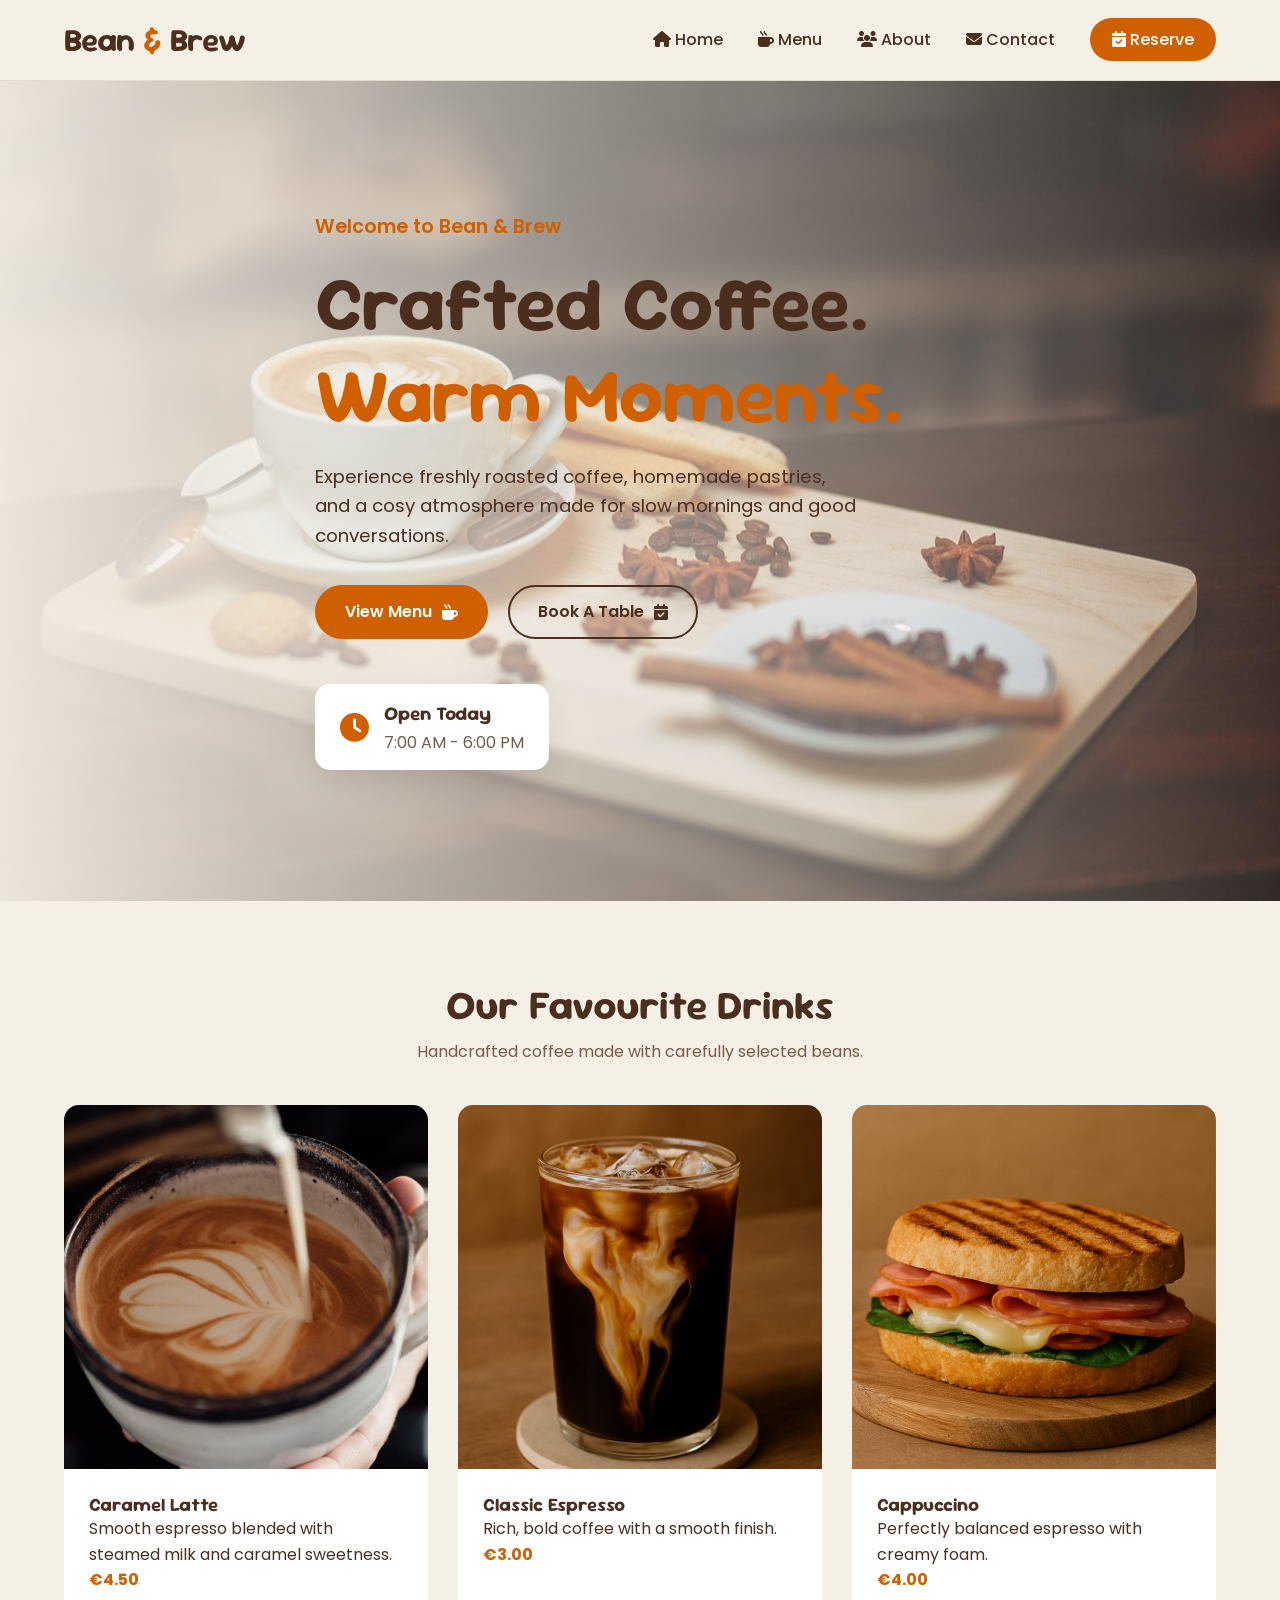
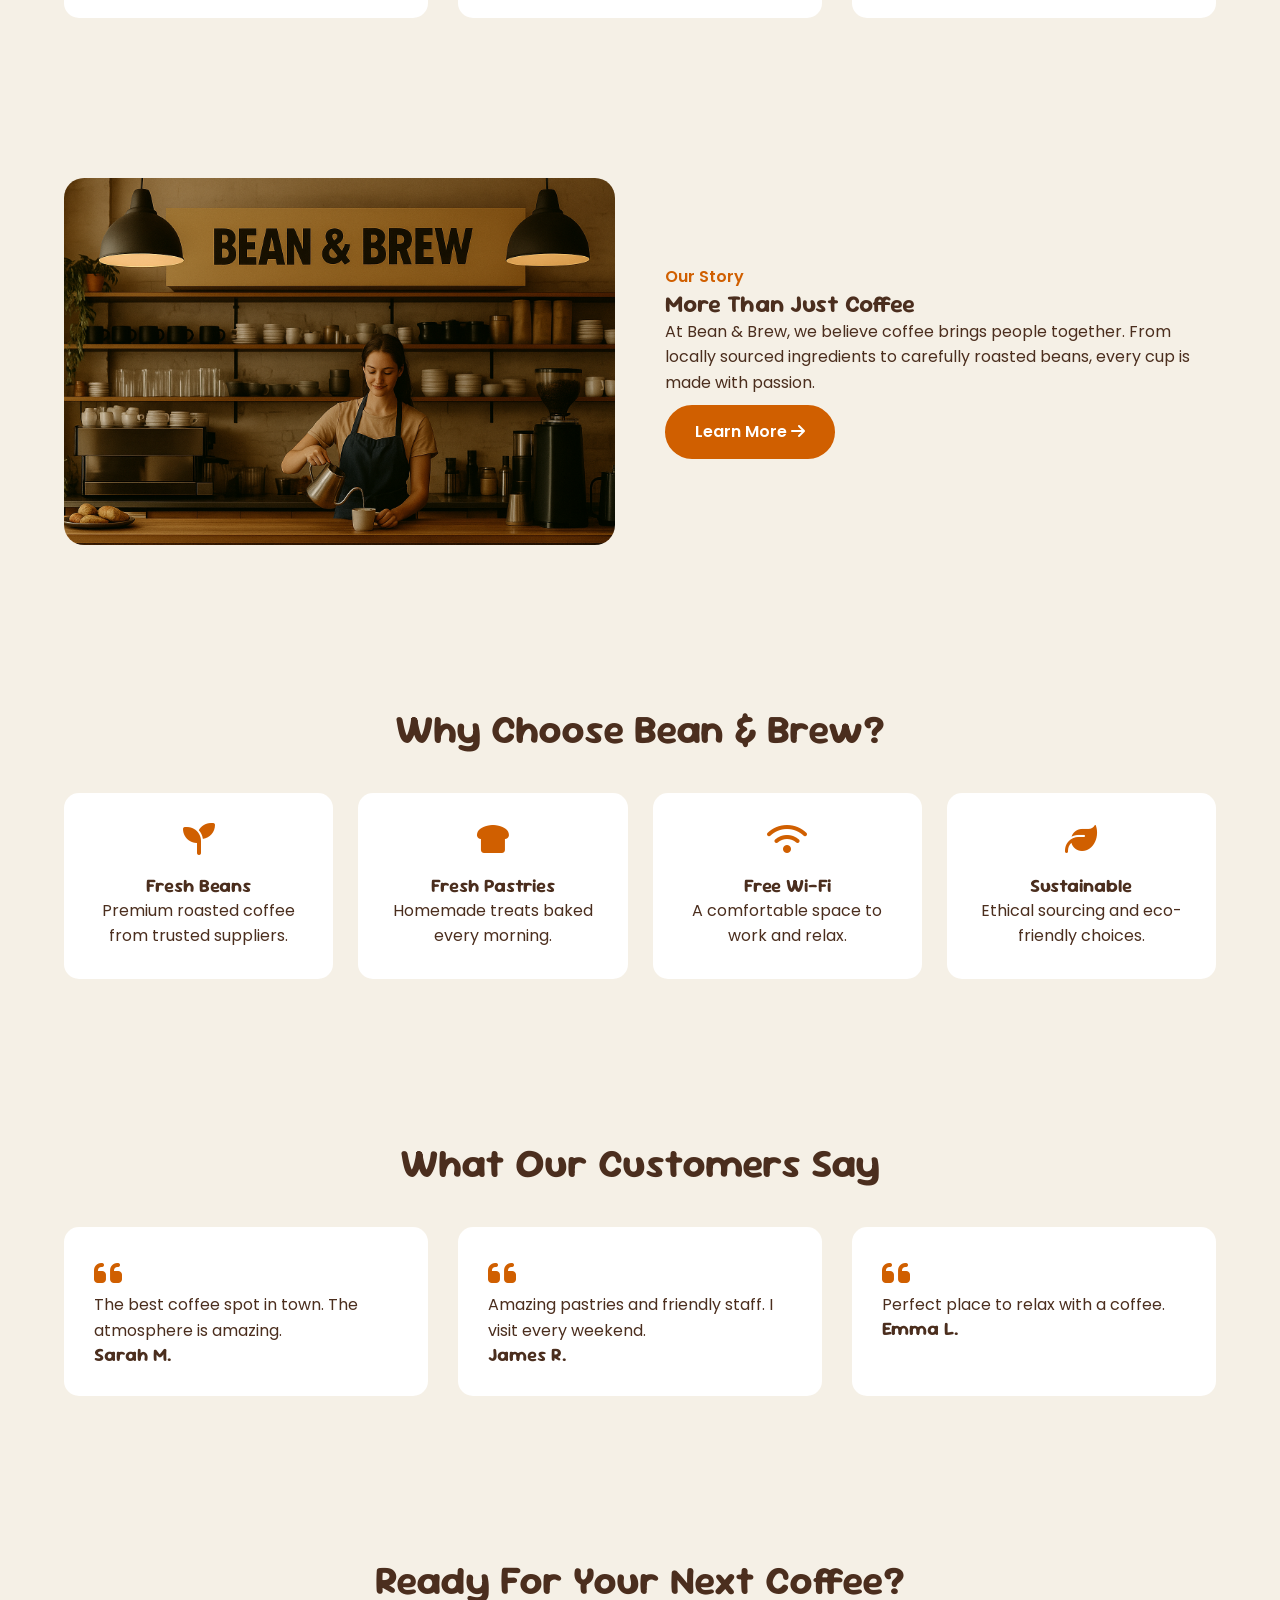
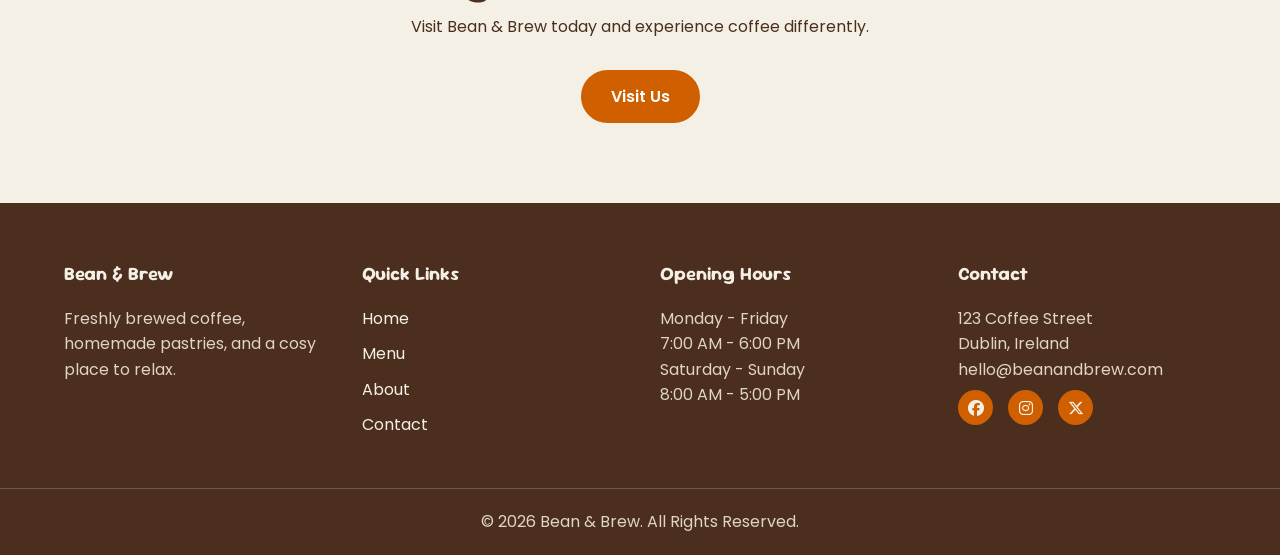
<file: index.html>
<!doctype html>
<html lang="en">
  <head>
    <meta charset="UTF-8" />
    <meta name="viewport" content="width=device-width, initial-scale=1.0" />
    <link rel="preconnect" href="https://fonts.googleapis.com" />
    <link rel="preconnect" href="https://fonts.gstatic.com" crossorigin />
    <link
      href="https://fonts.googleapis.com/css2?family=Poppins:ital,wght@0,100;0,200;0,300;0,400;0,500;0,600;0,700;0,800;0,900;1,100;1,200;1,300;1,400;1,500;1,600;1,700;1,800;1,900&family=Sour+Gummy:ital,wght@0,100..900;1,100..900&display=swap"
      rel="stylesheet"
    />
    <link
      rel="stylesheet"
      href="https://cdnjs.cloudflare.com/ajax/libs/font-awesome/6.5.1/css/all.min.css"
    />
    <link rel="stylesheet" href="body.css" />
    <link rel="stylesheet" href="CSS/navbar.css" />
    <link rel="stylesheet" href="CSS/hero.css" />
    <link rel="stylesheet" href="home.css" />
    <title>Bean & Brew</title>
  </head>
  <body>
    <header class="navbar">
      <div class="nav-container">
        <a href="index.html" class="logo"> Bean <span>&</span> Brew </a>

        <nav>
          <ul class="nav-links">
            <li>
              <a href="index.html">
                <i class="fa-solid fa-house"></i>
                Home
              </a>
            </li>

            <li>
              <a href="menu/">
                <i class="fa-solid fa-mug-hot"></i>
                Menu
              </a>
            </li>

            <li>
              <a href="about/">
                <i class="fa-solid fa-users"></i>
                About
              </a>
            </li>

            <li>
              <a href="contact/">
                <i class="fa-solid fa-envelope"></i>
                Contact
              </a>
            </li>

            <li>
              <a href="contact/" class="nav-btn">
                <i class="fa-solid fa-calendar-check"></i>
                Reserve
              </a>
            </li>
          </ul>
        </nav>

        <button class="menu-toggle" aria-label="Open Menu">
          <span></span>
          <span></span>
          <span></span>
        </button>
      </div>
    </header>

    <section class="hero">
      <div class="hero-overlay"></div>

      <div class="hero-content container">
        <p class="hero-subtitle">Welcome to Bean & Brew</p>

        <h1>
          Crafted Coffee.
          <span>Warm Moments.</span>
        </h1>

        <p class="hero-text">
          Experience freshly roasted coffee, homemade pastries, and a cosy
          atmosphere made for slow mornings and good conversations.
        </p>

        <div class="hero-buttons">
          <a href="menu/index.html" class="btn">
            View Menu
            <i class="fa-solid fa-mug-hot"></i>
          </a>

          <a href="contact/index.html" class="btn-outline">
            Book A Table
            <i class="fa-solid fa-calendar-check"></i>
          </a>
        </div>

        <div class="opening-card">
          <i class="fa-solid fa-clock"></i>

          <div>
            <strong>Open Today</strong>
            <p>7:00 AM - 6:00 PM</p>
          </div>
        </div>
      </div>
    </section>

    <!-- FEATURED DRINKS -->

    <section class="featured">
      <div class="container">
        <div class="section-title">
          <h2>Our Favourite Drinks</h2>
          <p>Handcrafted coffee made with carefully selected beans.</p>
        </div>

        <div class="drink-grid">
          <article class="drink-card">
            <img src="images/latte.jpg" alt="Caramel Latte" />

            <div class="drink-content">
              <h3>Caramel Latte</h3>

              <p>
                Smooth espresso blended with steamed milk and caramel sweetness.
              </p>

              <span>€4.50</span>
            </div>
          </article>

          <article class="drink-card">
            <img src="images/bliss.png" alt="Espresso" />

            <div class="drink-content">
              <h3>Classic Espresso</h3>

              <p>Rich, bold coffee with a smooth finish.</p>

              <span>€3.00</span>
            </div>
          </article>

          <article class="drink-card">
            <img src="images/panini.png" alt="Cappuccino" />

            <div class="drink-content">
              <h3>Cappuccino</h3>

              <p>Perfectly balanced espresso with creamy foam.</p>

              <span>€4.00</span>
            </div>
          </article>
        </div>
      </div>
    </section>

    <!-- ABOUT PREVIEW -->

    <section class="about-preview">
      <div class="container about-grid">
        <div class="about-image">
          <img src="images/inside.png" alt="Bean and Brew Cafe" />
        </div>

        <div class="about-content">
          <p class="section-tag">Our Story</p>

          <h2>More Than Just Coffee</h2>

          <p style="margin-bottom: 10px;">
            At Bean & Brew, we believe coffee brings people together. From
            locally sourced ingredients to carefully roasted beans, every cup is
            made with passion.
          </p>

          <a href="about/index.html" class="btn">
            Learn More
            <i class="fa-solid fa-arrow-right"></i>
          </a>
        </div>
      </div>
    </section>

    <!-- WHY CHOOSE US -->

    <section class="features">
      <div class="container">
        <div class="section-title">
          <h2>Why Choose Bean & Brew?</h2>
        </div>

        <div class="feature-grid">
          <div class="feature-card">
            <i class="fa-solid fa-seedling"></i>

            <h3>Fresh Beans</h3>

            <p>Premium roasted coffee from trusted suppliers.</p>
          </div>

          <div class="feature-card">
            <i class="fa-solid fa-bread-slice"></i>

            <h3>Fresh Pastries</h3>

            <p>Homemade treats baked every morning.</p>
          </div>

          <div class="feature-card">
            <i class="fa-solid fa-wifi"></i>

            <h3>Free Wi-Fi</h3>

            <p>A comfortable space to work and relax.</p>
          </div>

          <div class="feature-card">
            <i class="fa-solid fa-leaf"></i>

            <h3>Sustainable</h3>

            <p>Ethical sourcing and eco-friendly choices.</p>
          </div>
        </div>
      </div>
    </section>

    <!-- REVIEWS -->

    <section class="reviews">
      <div class="container">
        <div class="section-title">
          <h2>What Our Customers Say</h2>
        </div>

        <div class="review-grid">
          <div class="review-card">
            <i class="fa-solid fa-quote-left"></i>

            <p>The best coffee spot in town. The atmosphere is amazing.</p>

            <h3>Sarah M.</h3>
          </div>

          <div class="review-card">
            <i class="fa-solid fa-quote-left"></i>

            <p>Amazing pastries and friendly staff. I visit every weekend.</p>

            <h3>James R.</h3>
          </div>

          <div class="review-card">
            <i class="fa-solid fa-quote-left"></i>

            <p>Perfect place to relax with a coffee.</p>

            <h3>Emma L.</h3>
          </div>
        </div>
      </div>
    </section>

    <!-- CTA -->

    <section class="home-cta">
      <div class="container">
        <div class="section-title">
          <h2>Ready For Your Next Coffee?</h2>
        </div>

        <p>Visit Bean & Brew today and experience coffee differently.</p>

        <a href="contact/index.html" class="btn"> Visit Us </a>
      </div>
    </section>

    <footer class="footer">
      <div class="footer-container">
        <div>
          <h3>Bean & Brew</h3>

          <p>
            Freshly brewed coffee, homemade pastries, and a cosy place to relax.
          </p>
        </div>

        <div>
          <h3>Quick Links</h3>

          <ul class="footer-links">
            <li>
              <a href="">Home</a>
            </li>

            <li>
              <a href="menu/">Menu</a>
            </li>

            <li>
              <a href="about/">About</a>
            </li>

            <li>
              <a href="contact/">Contact</a>
            </li>
          </ul>
        </div>

        <div>
          <h3>Opening Hours</h3>

          <p>
            Monday - Friday<br />
            7:00 AM - 6:00 PM
          </p>

          <p>
            Saturday - Sunday<br />
            8:00 AM - 5:00 PM
          </p>
        </div>

        <div>
          <h3>Contact</h3>

          <p>
            123 Coffee Street<br />
            Dublin, Ireland
          </p>

          <p>hello@beanandbrew.com</p>

          <div class="social-links">
            <i class="fa-brands fa-facebook"></i>
            <i class="fa-brands fa-instagram"></i>
            <i class="fa-brands fa-x-twitter"></i>
          </div>
        </div>
      </div>

      <div class="footer-bottom">
        <p>© 2026 Bean & Brew. All Rights Reserved.</p>
      </div>
    </footer>
    <script src="script.js"></script>
  </body>
</html>
</file>
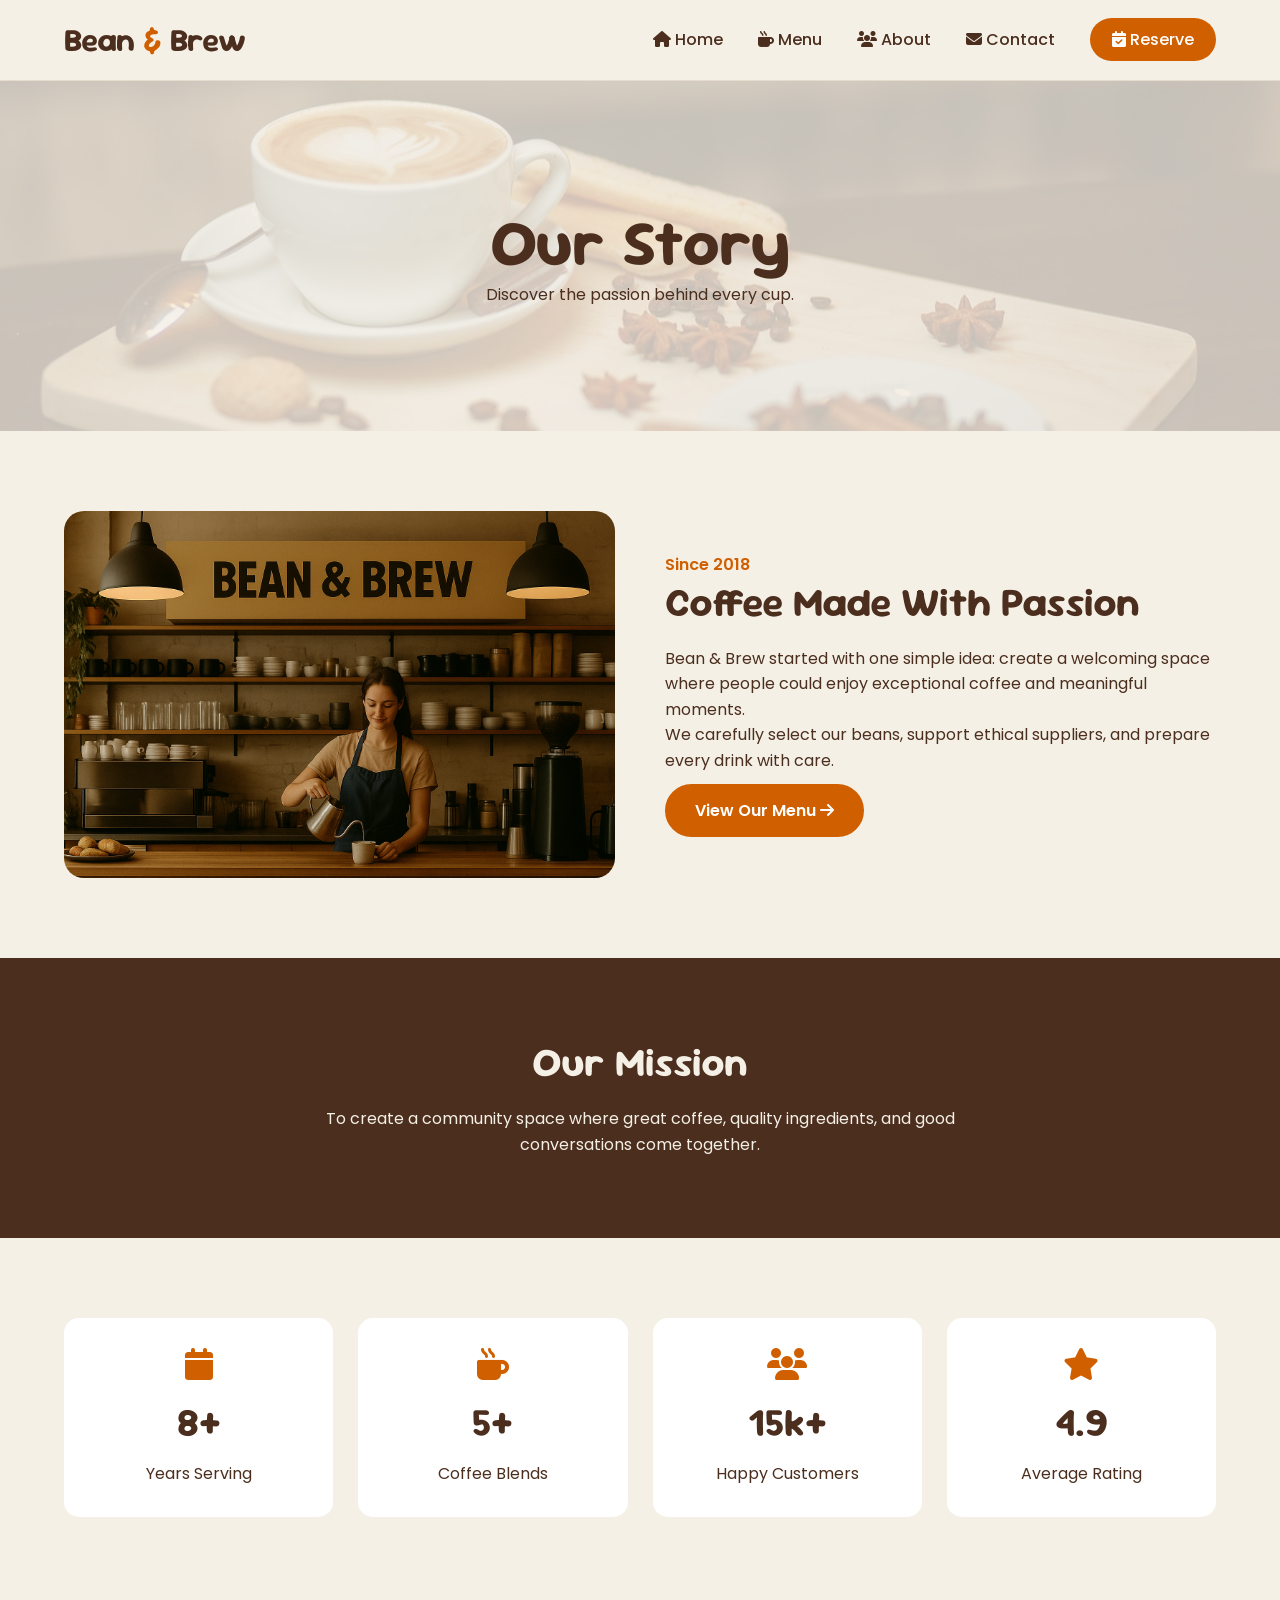
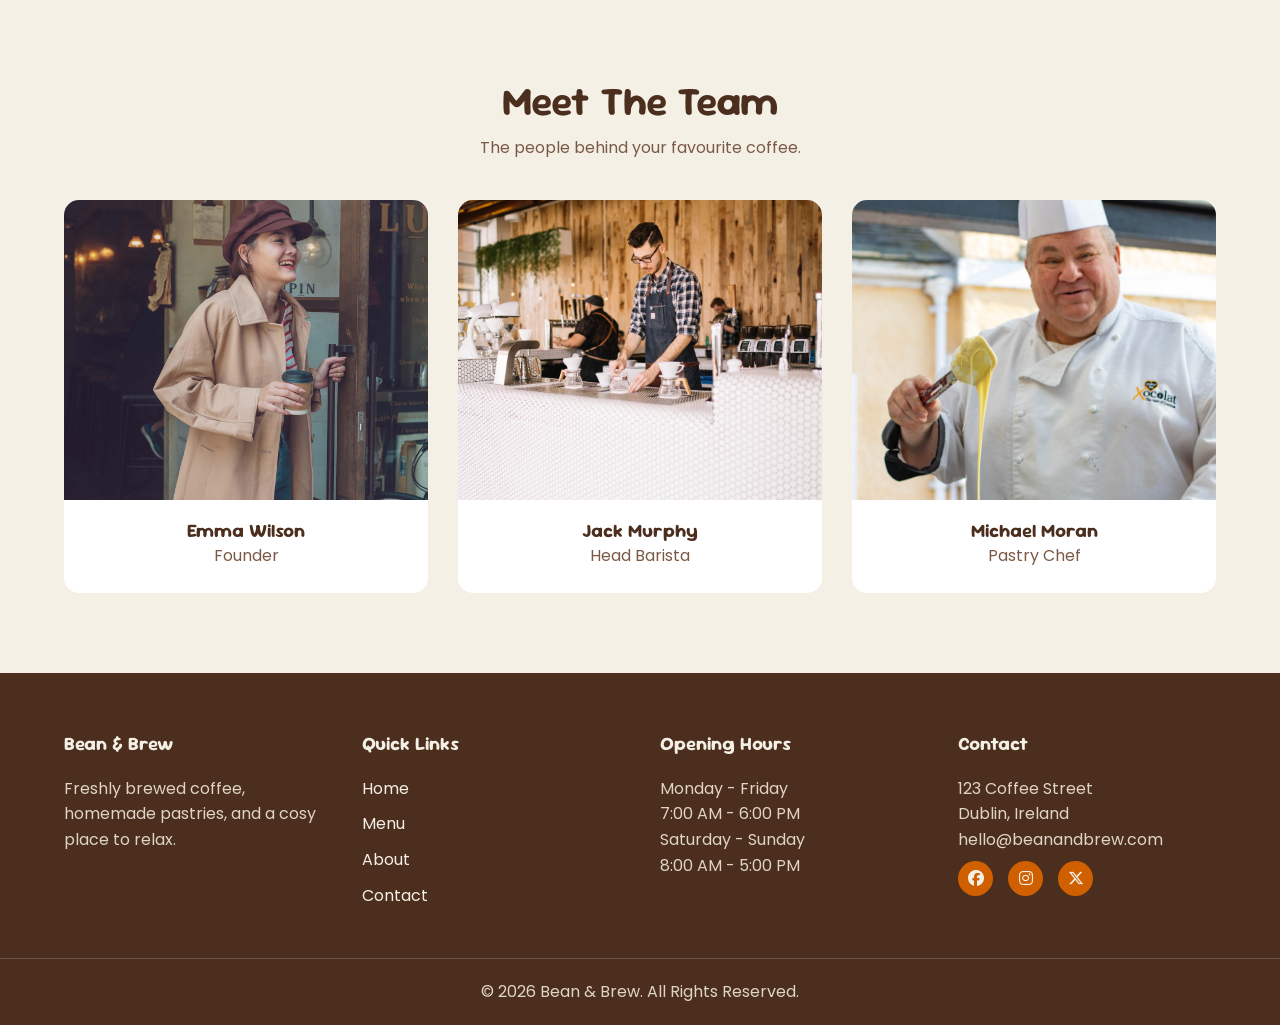
<file: about/index.html>
<!doctype html>
<html lang="en">
  <head>
    <meta charset="UTF-8" />
    <meta name="viewport" content="width=device-width, initial-scale=1.0" />
    <link rel="preconnect" href="https://fonts.googleapis.com" />
    <link rel="preconnect" href="https://fonts.gstatic.com" crossorigin />
    <link
      href="https://fonts.googleapis.com/css2?family=Poppins:ital,wght@0,100;0,200;0,300;0,400;0,500;0,600;0,700;0,800;0,900;1,100;1,200;1,300;1,400;1,500;1,600;1,700;1,800;1,900&family=Sour+Gummy:ital,wght@0,100..900;1,100..900&display=swap"
      rel="stylesheet"
    />
    <link
      rel="stylesheet"
      href="https://cdnjs.cloudflare.com/ajax/libs/font-awesome/6.5.1/css/all.min.css"
    />
    <link rel="stylesheet" href="../body.css" />
    <link rel="stylesheet" href="../CSS/navbar.css" />
    <link rel="stylesheet" href="about.css" />
    <title>Bean & Brew</title>
  </head>
  <body>
    <header class="navbar">
      <div class="nav-container">
        <a href="index.html" class="logo"> Bean <span>&</span> Brew </a>

        <nav>
          <ul class="nav-links">
            <li>
              <a href="../">
                <i class="fa-solid fa-house"></i>
                Home
              </a>
            </li>

            <li>
              <a href="../menu/">
                <i class="fa-solid fa-mug-hot"></i>
                Menu
              </a>
            </li>

            <li>
              <a href="">
                <i class="fa-solid fa-users"></i>
                About
              </a>
            </li>

            <li>
              <a href="../contact/">
                <i class="fa-solid fa-envelope"></i>
                Contact
              </a>
            </li>

            <li>
              <a href="../contact/" class="nav-btn">
                <i class="fa-solid fa-calendar-check"></i>
                Reserve
              </a>
            </li>
          </ul>
        </nav>

        <button class="menu-toggle" aria-label="Open Menu">
          <span></span>
          <span></span>
          <span></span>
        </button>
      </div>
    </header>

    <!-- ABOUT HERO -->

    <section class="about-hero">
      <div class="container">
        <h1>Our Story</h1>

        <p>Discover the passion behind every cup.</p>
      </div>
    </section>

    <!-- STORY SECTION -->

    <section class="story">
      <div class="container story-grid">
        <div class="story-image">
          <img src="../images/inside.png" alt="Bean and Brew cafe interior" />
        </div>

        <div class="story-content">
          <p class="section-tag">Since 2018</p>

          <h2>Coffee Made With Passion</h2>

          <p>
            Bean & Brew started with one simple idea: create a welcoming space
            where people could enjoy exceptional coffee and meaningful moments.
          </p>

          <p style="margin-bottom: 10px">
            We carefully select our beans, support ethical suppliers, and
            prepare every drink with care.
          </p>

          <a href="../menu/" class="btn">
            View Our Menu
            <i class="fa-solid fa-arrow-right"></i>
          </a>
        </div>
      </div>
    </section>

    <!-- MISSION -->

    <section class="mission">
      <div class="container">
        <h2>Our Mission</h2>

        <p>
          To create a community space where great coffee, quality ingredients,
          and good conversations come together.
        </p>
      </div>
    </section>

    <!-- STATS -->

    <section class="stats">
      <div class="container stats-grid">
        <div class="stat-card">
          <i class="fa-solid fa-calendar"></i>

          <h3>8+</h3>

          <p>Years Serving</p>
        </div>

        <div class="stat-card">
          <i class="fa-solid fa-mug-hot"></i>

          <h3>5+</h3>

          <p>Coffee Blends</p>
        </div>

        <div class="stat-card">
          <i class="fa-solid fa-users"></i>

          <h3>15k+</h3>

          <p>Happy Customers</p>
        </div>

        <div class="stat-card">
          <i class="fa-solid fa-star"></i>

          <h3>4.9</h3>

          <p>Average Rating</p>
        </div>
      </div>
    </section>

    <!-- TEAM -->

    <section class="team">
      <div class="container">
        <div class="section-title">
          <h2>Meet The Team</h2>

          <p>The people behind your favourite coffee.</p>
        </div>

        <div class="team-grid">
          <div class="team-card">
            <img src="../images/founder.jpg" alt="Owner" />

            <h3>Emma Wilson</h3>

            <p>Founder</p>
          </div>

          <div class="team-card">
            <img src="../images/barista.jpg" alt="Barista" />

            <h3>Jack Murphy</h3>

            <p>Head Barista</p>
          </div>

          <div class="team-card">
            <img src="../images/chef.jpg" alt="Chef" />

            <h3>Michael Moran</h3>

            <p>Pastry Chef</p>
          </div>
        </div>
      </div>
    </section>

    <footer class="footer">
      <div class="footer-container">
        <div>
          <h3>Bean & Brew</h3>

          <p>
            Freshly brewed coffee, homemade pastries, and a cosy place to relax.
          </p>
        </div>

        <div>
          <h3>Quick Links</h3>

          <ul class="footer-links">
            <li>
              <a href="index.html">Home</a>
            </li>

            <li>
              <a href="../menu/index.html">Menu</a>
            </li>

            <li>
              <a href="../about/index.html">About</a>
            </li>

            <li>
              <a href="../contact/index.html">Contact</a>
            </li>
          </ul>
        </div>

        <div>
          <h3>Opening Hours</h3>

          <p>
            Monday - Friday<br />
            7:00 AM - 6:00 PM
          </p>

          <p>
            Saturday - Sunday<br />
            8:00 AM - 5:00 PM
          </p>
        </div>

        <div>
          <h3>Contact</h3>

          <p>
            123 Coffee Street<br />
            Dublin, Ireland
          </p>

          <p>hello@beanandbrew.com</p>

          <div class="social-links">
            <i class="fa-brands fa-facebook"></i>
            <i class="fa-brands fa-instagram"></i>
            <i class="fa-brands fa-x-twitter"></i>
          </div>
        </div>
      </div>

      <div class="footer-bottom">
        <p>© 2026 Bean & Brew. All Rights Reserved.</p>
      </div>
    </footer>
    <script src="../script.js"></script>
  </body>
</html>
</file>
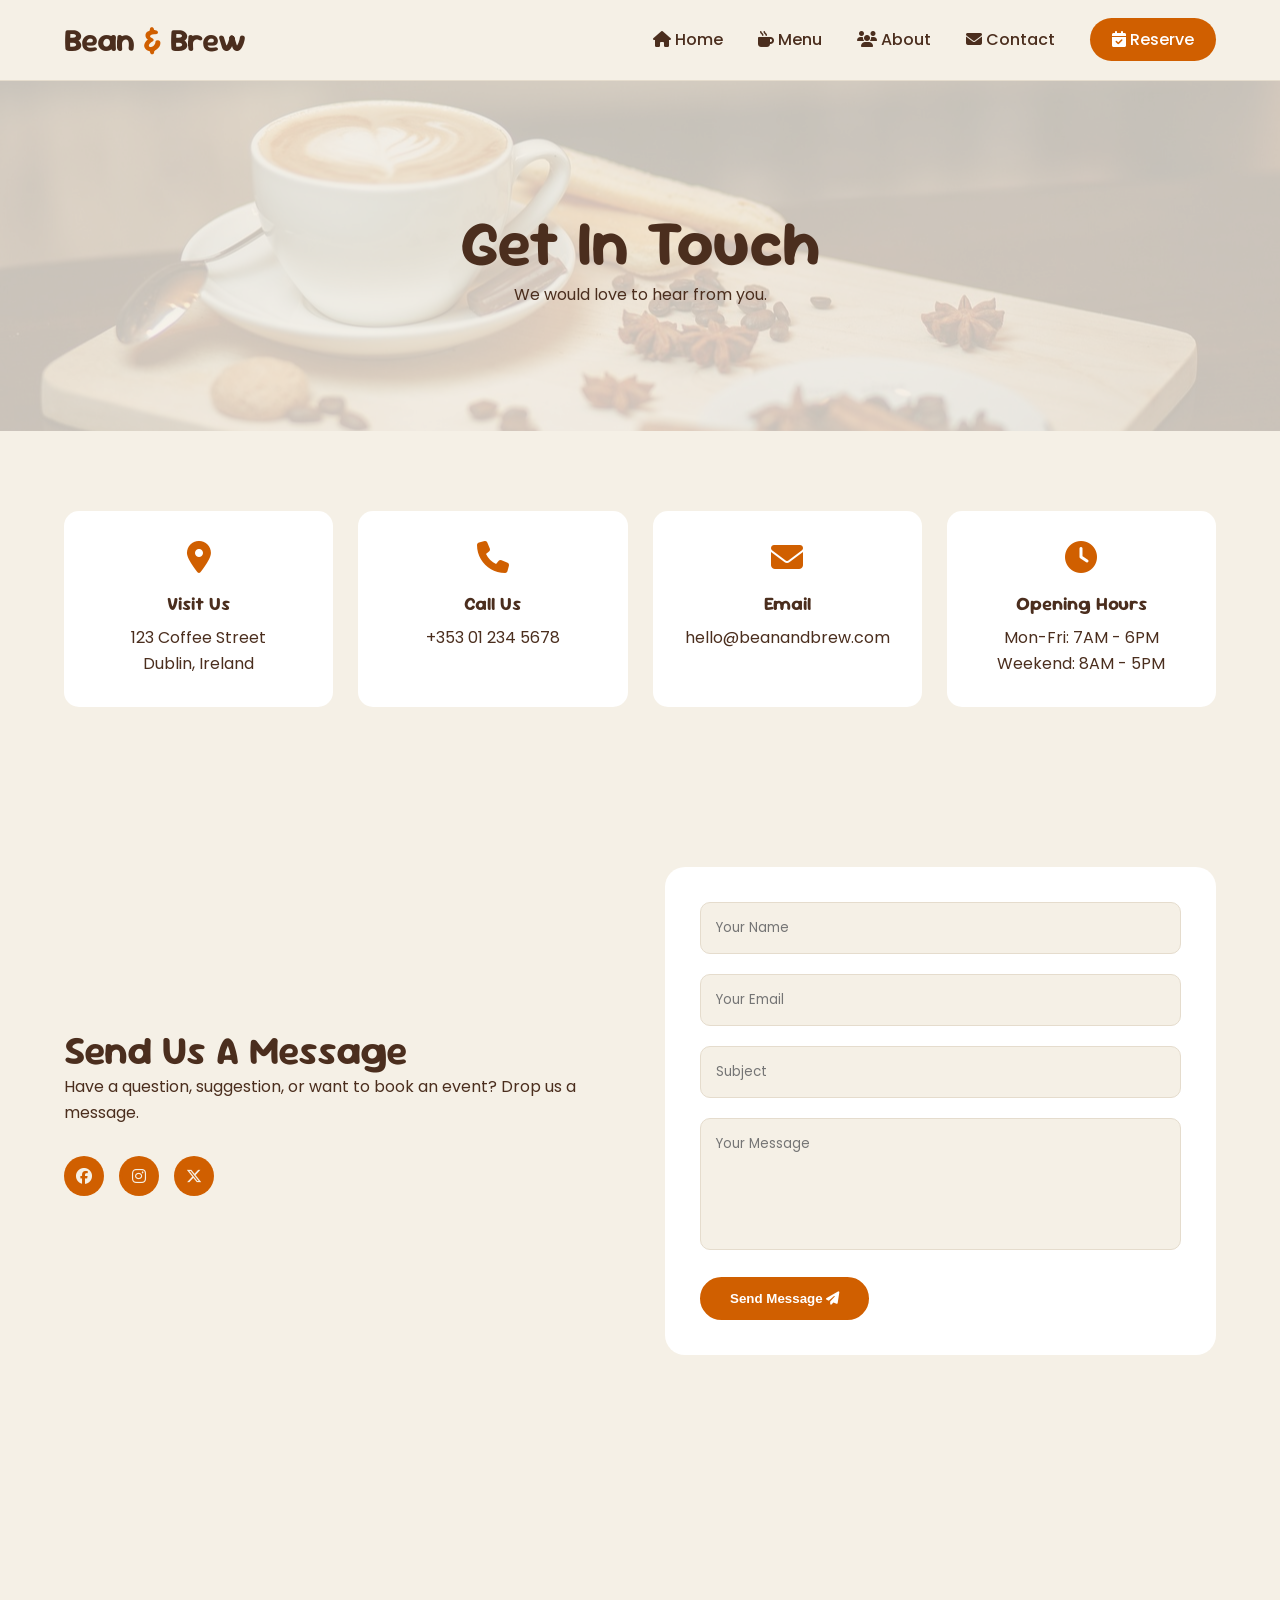
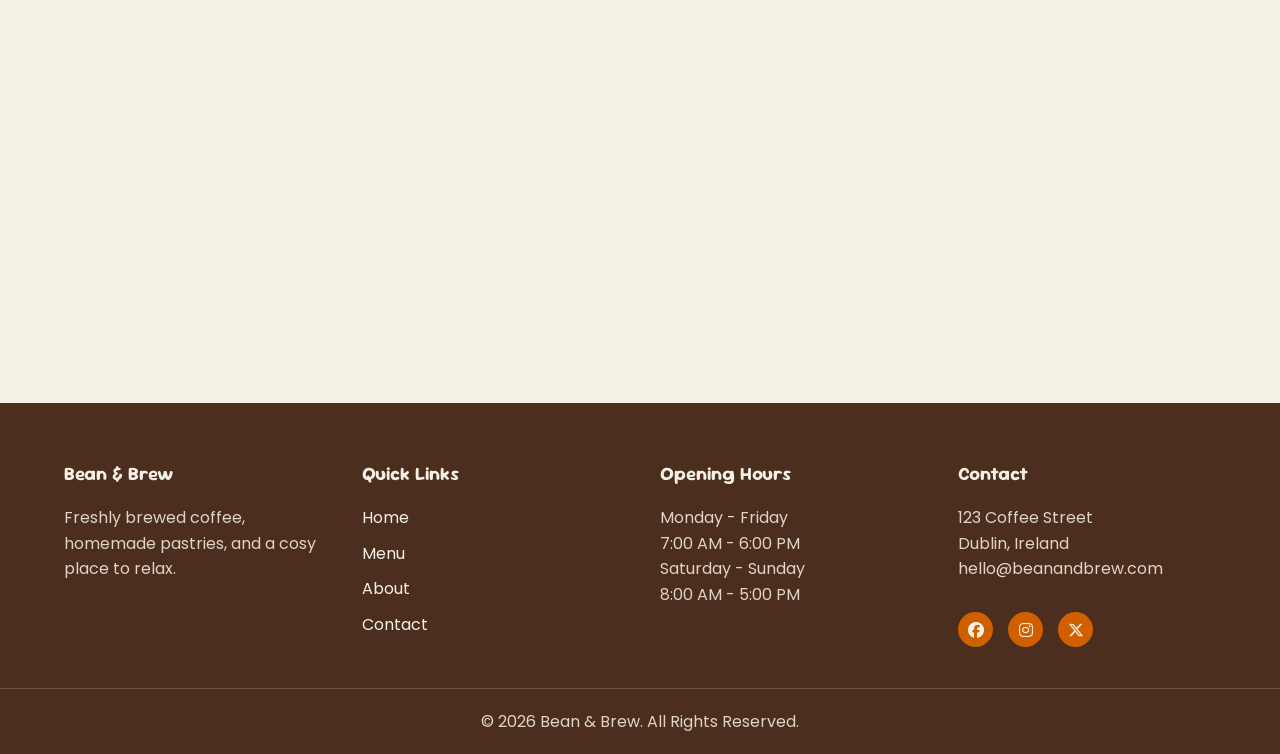
<file: contact/index.html>
<!doctype html>
<html lang="en">
  <head>
    <meta charset="UTF-8" />
    <meta name="viewport" content="width=device-width, initial-scale=1.0" />
    <link rel="preconnect" href="https://fonts.googleapis.com" />
    <link rel="preconnect" href="https://fonts.gstatic.com" crossorigin />
    <link
      href="https://fonts.googleapis.com/css2?family=Poppins:ital,wght@0,100;0,200;0,300;0,400;0,500;0,600;0,700;0,800;0,900;1,100;1,200;1,300;1,400;1,500;1,600;1,700;1,800;1,900&family=Sour+Gummy:ital,wght@0,100..900;1,100..900&display=swap"
      rel="stylesheet"
    />
    <link
      rel="stylesheet"
      href="https://cdnjs.cloudflare.com/ajax/libs/font-awesome/6.5.1/css/all.min.css"
    />
    <link rel="stylesheet" href="../body.css" />
    <link rel="stylesheet" href="../CSS/navbar.css" />
    <link rel="stylesheet" href="contact.css" />
    <title>Bean & Brew</title>
  </head>
  <body>
    <header class="navbar">
      <div class="nav-container">
        <a href="index.html" class="logo"> Bean <span>&</span> Brew </a>

        <nav>
          <ul class="nav-links">
            <li>
              <a href="../">
                <i class="fa-solid fa-house"></i>
                Home
              </a>
            </li>

            <li>
              <a href="../menu/">
                <i class="fa-solid fa-mug-hot"></i>
                Menu
              </a>
            </li>

            <li>
              <a href="../about/">
                <i class="fa-solid fa-users"></i>
                About
              </a>
            </li>

            <li>
              <a href="../contact/">
                <i class="fa-solid fa-envelope"></i>
                Contact
              </a>
            </li>

            <li>
              <a href="../contact/" class="nav-btn">
                <i class="fa-solid fa-calendar-check"></i>
                Reserve
              </a>
            </li>
          </ul>
        </nav>

        <button class="menu-toggle" aria-label="Open Menu">
          <span></span>
          <span></span>
          <span></span>
        </button>
      </div>
    </header>
    <section class="contact-hero">
      <div class="container">
        <h1>Get In Touch</h1>

        <p>We would love to hear from you.</p>
      </div>
    </section>

    <!-- CONTACT INFO -->

    <section class="contact-info">
      <div class="container contact-grid">
        <div class="contact-card">
          <i class="fa-solid fa-location-dot"></i>

          <h3>Visit Us</h3>

          <p>
            123 Coffee Street<br />
            Dublin, Ireland
          </p>
        </div>

        <div class="contact-card">
          <i class="fa-solid fa-phone"></i>

          <h3>Call Us</h3>

          <p>+353 01 234 5678</p>
        </div>

        <div class="contact-card">
          <i class="fa-solid fa-envelope"></i>

          <h3>Email</h3>

          <p>hello@beanandbrew.com</p>
        </div>

        <div class="contact-card">
          <i class="fa-solid fa-clock"></i>

          <h3>Opening Hours</h3>

          <p>
            Mon-Fri: 7AM - 6PM<br />
            Weekend: 8AM - 5PM
          </p>
        </div>
      </div>
    </section>

    <!-- CONTACT FORM -->

    <section class="contact-form-section">
      <div class="container contact-form-grid">
        <div class="form-text">
          <h2>Send Us A Message</h2>

          <p>
            Have a question, suggestion, or want to book an event? Drop us a
            message.
          </p>

          <div class="social-links">
            <a href="#">
              <i class="fa-brands fa-facebook"></i>
            </a>

            <a href="#">
              <i class="fa-brands fa-instagram"></i>
            </a>

            <a href="#">
              <i class="fa-brands fa-x-twitter"></i>
            </a>
          </div>
        </div>

        <form class="contact-form">
          <div class="input-group">
            <input type="text" placeholder="Your Name" required />
          </div>

          <div class="input-group">
            <input type="email" placeholder="Your Email" required />
          </div>

          <div class="input-group">
            <input type="text" placeholder="Subject" />
          </div>

          <div class="input-group">
            <textarea rows="5" placeholder="Your Message"></textarea>
          </div>

          <button class="btn">
            Send Message
            <i class="fa-solid fa-paper-plane"></i>
          </button>
        </form>
      </div>
    </section>

    <!-- MAP -->

    <section class="map-section">
      <div class="container">
        <iframe
          src="https://www.google.com/maps/embed?pb=!1m18!1m12!1m3!1d2381.6542486745743!2d-6.262924523232782!3d53.34944517229011!2m3!1f0!2f0!3f0!3m2!1i1024!2i768!4f13.1!3m3!1m2!1s0x48670e8441acbc79%3A0x377a23c877cf03a6!2sAn%20Post%2C%20General%20Post%20Office!5e0!3m2!1sen!2sie!4v1783944568793!5m2!1sen!2sie"
          width="600"
          height="450"
          style="border: 0"
          allowfullscreen=""
          loading="lazy"
          referrerpolicy="strict-origin-when-cross-origin"
        ></iframe>
      </div>
    </section>

    <footer class="footer">
      <div class="footer-container">
        <div>
          <h3>Bean & Brew</h3>

          <p>
            Freshly brewed coffee, homemade pastries, and a cosy place to relax.
          </p>
        </div>

        <div>
          <h3>Quick Links</h3>

          <ul class="footer-links">
            <li>
              <a href="index.html">Home</a>
            </li>

            <li>
              <a href="../menu/index.html">Menu</a>
            </li>

            <li>
              <a href="../about/index.html">About</a>
            </li>

            <li>
              <a href="../contact/index.html">Contact</a>
            </li>
          </ul>
        </div>

        <div>
          <h3>Opening Hours</h3>

          <p>
            Monday - Friday<br />
            7:00 AM - 6:00 PM
          </p>

          <p>
            Saturday - Sunday<br />
            8:00 AM - 5:00 PM
          </p>
        </div>

        <div>
          <h3>Contact</h3>

          <p>
            123 Coffee Street<br />
            Dublin, Ireland
          </p>

          <p>hello@beanandbrew.com</p>

          <div class="social-links">
            <i class="fa-brands fa-facebook"></i>
            <i class="fa-brands fa-instagram"></i>
            <i class="fa-brands fa-x-twitter"></i>
          </div>
        </div>
      </div>

      <div class="footer-bottom">
        <p>© 2026 Bean & Brew. All Rights Reserved.</p>
      </div>
    </footer>

    <script src="../script.js"></script>
  </body>
</html>
</file>
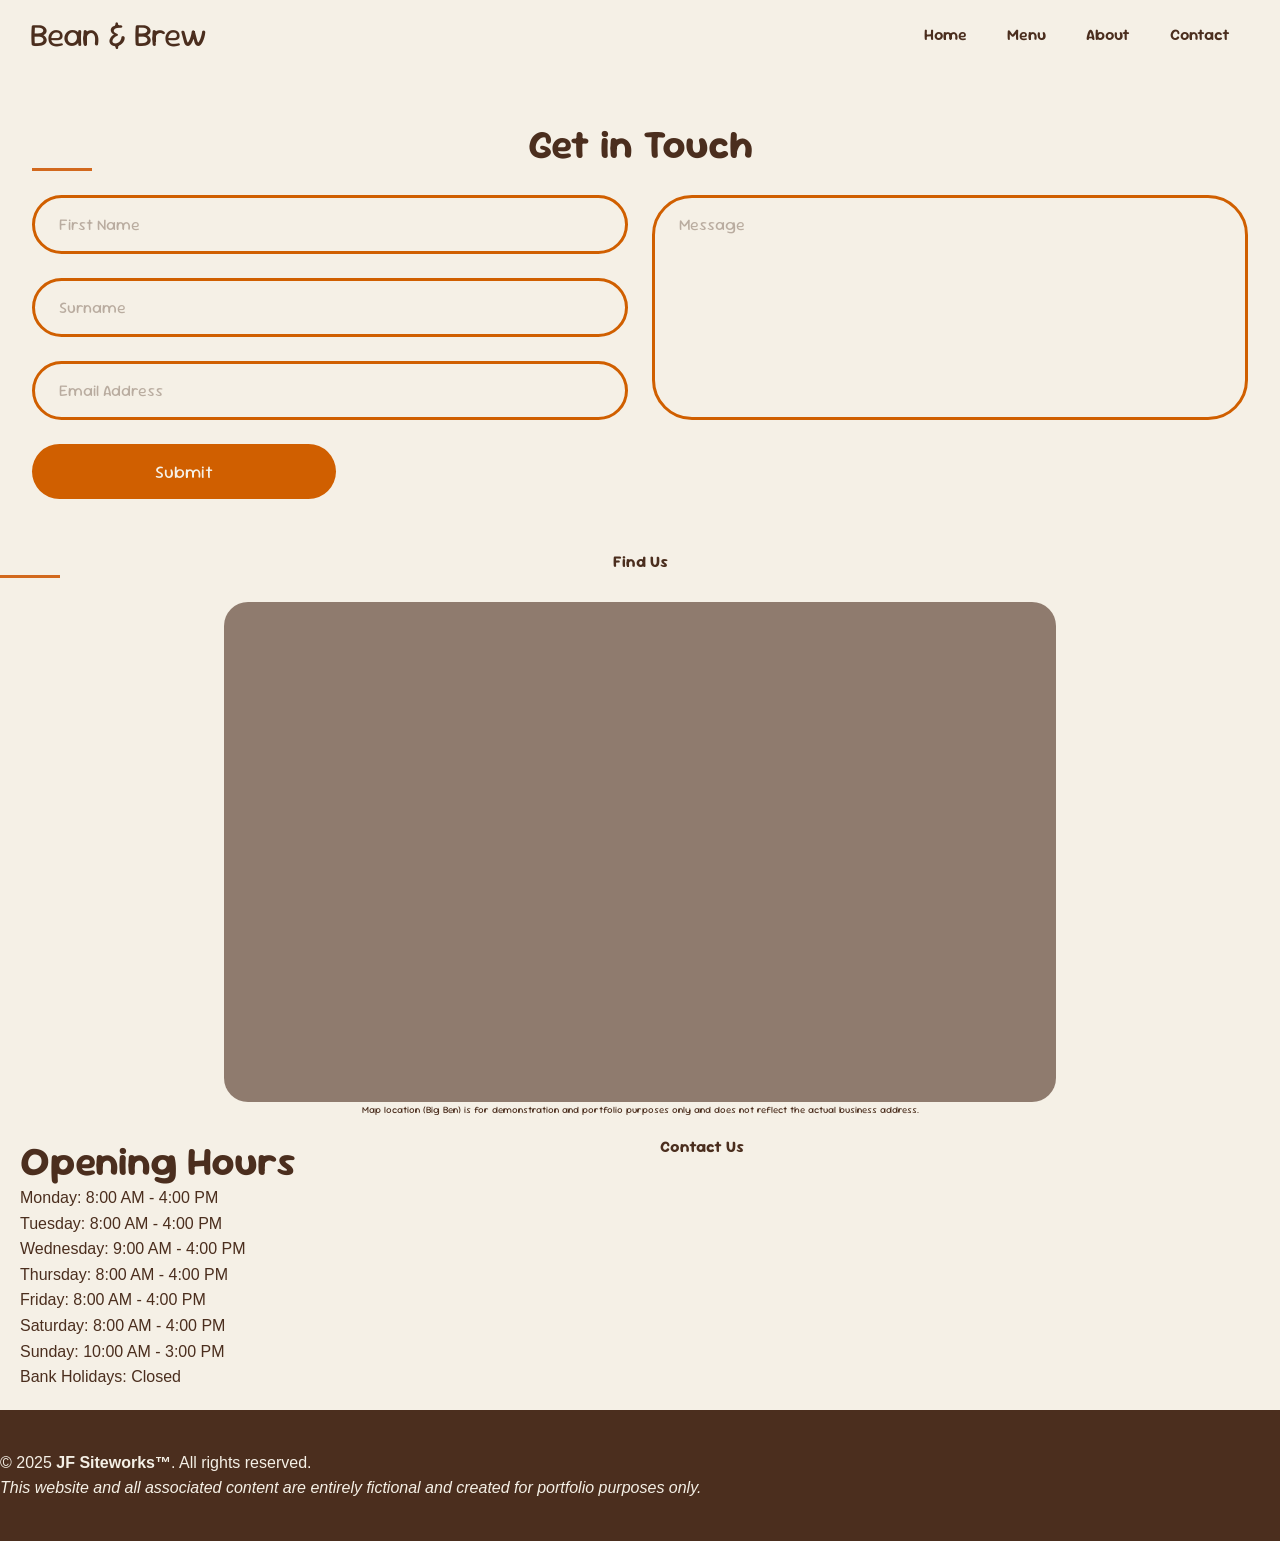
<file: contactus/index.html>
<!-- Designed and Developed by James Forde and JF Siteworks | www.jfsiteworks.com -->
<!-- © 2025 JF Siteworks™. All rights reserved. -->
<!-- Bean & Brew is a fictional brand created solely for portfolio and demonstration purposes. -->

<!doctype html>
<html lang="en">
  <head>
    <meta charset="UTF-8" />
    <meta name="viewport" content="width=device-width, initial-scale=1.0" />
    <link rel="stylesheet" href="../body.css" />
    <link rel="stylesheet" href="CSS/navbar.css" />
    <link rel="stylesheet" href="CSS/contact-form.css" />
    <link rel="stylesheet" href="CSS/map.css" />
    <link rel="stylesheet" href="CSS/info.css" />
    <link rel="preconnect" href="https://fonts.googleapis.com" />
    <link rel="preconnect" href="https://fonts.gstatic.com" crossorigin />
    <link
      href="https://fonts.googleapis.com/css2?family=Sour+Gummy:ital,wght@0,100..900;1,100..900&display=swap"
      rel="stylesheet"
    />
    <link rel="preconnect" href="https://fonts.googleapis.com" />
    <link rel="preconnect" href="https://fonts.gstatic.com" crossorigin />
    <link
      href="https://fonts.googleapis.com/css2?family=Nunito:ital,wght@0,200..1000;1,200..1000&family=Sour+Gummy:ital,wght@0,100..900;1,100..900&display=swap"
      rel="stylesheet"
    />
    <title>Contact Us</title>
  </head>
  <body>
    <nav id="navbar" class="navbar">
      <img
        src="../images/hamburger.png"
        alt="Menu"
        id="hamburgerToggle"
        class="hamburger"
      />
      <div class="logo">Bean & Brew</div>
      <ul class="nav-links">
        <li><a href="../homepage/home.html">Home</a></li>
        <li><a href="#">Menu</a></li>
        <li><a href="#">About</a></li>
        <li><a href="../contactus/contact.html">Contact</a></li>
      </ul>
    </nav>

    <div class="sidebar" id="mobileSidebar">
      <button id="closeBtn" class="close-btn">x</button>
      <a href="../homepage/home.html">Home</a>
      <a href="#">Menu</a>
      <a href="#">About</a>
      <a href="../contactus/contact.html">Contact</a>
    </div>

    <div class="sidebar-overlay hidden" id="sidebarOverlay"></div>

    <main>
      <div class="form-container">
        <h2 class="get-in-touch-title">Get in Touch</h2>
        <form class="custom-form">
          <div class="left-inputs">
            <input type="text" name="firstName" placeholder="First Name" />
            <input type="text" name="surname" placeholder="Surname" />
            <input type="email" name="email" placeholder="Email Address" />
          </div>
          <div class="right-input">
            <textarea name="message" placeholder="Message"></textarea>
          </div>
        </form>
        <button type="submit" class="submit-btn">Submit</button>
      </div>

      <div class="find-us"><p>Find Us</p></div>

      <div class="map">
        <iframe
          src="https://www.google.com/maps/embed?pb=!1m18!1m12!1m3!1d4967.361127708328!2d-0.12720032334336104!3d51.50072917181185!2m3!1f0!2f0!3f0!3m2!1i1024!2i768!4f13.1!3m3!1m2!1s0x487604c38c8cd1d9%3A0xb78f2474b9a45aa9!2sBig%20Ben!5e0!3m2!1sen!2sie!4v1751792413101!5m2!1sen!2sie"
          width="65%"
          height="500px"
          style="border: 0"
          allowfullscreen=""
          loading="lazy"
          referrerpolicy="no-referrer-when-downgrade"
        ></iframe>

        <div class="map-overlay"></div>
      </div>

      <p class="map-disclaimer">
        Map location (Big Ben) is for demonstration and portfolio purposes only
        and does not reflect the actual business address.
      </p>

      <div class="info">
        <div class="information">
          <h2>Opening Hours</h2>
          <div class="opening">
            <p>
              <span class="day">Monday</span>:
              <span class="time">8:00 AM - 4:00 PM</span><br />
              <span class="day">Tuesday</span>:
              <span class="time">8:00 AM - 4:00 PM</span><br />
              <span class="day">Wednesday</span>:
              <span class="time">9:00 AM - 4:00 PM</span><br />
              <span class="day">Thursday</span>:
              <span class="time">8:00 AM - 4:00 PM</span><br />
              <span class="day">Friday</span>:
              <span class="time">8:00 AM - 4:00 PM</span><br />
              <span class="day">Saturday</span>:
              <span class="time">8:00 AM - 4:00 PM</span><br />
              <span class="day">Sunday</span>:
              <span class="time">10:00 AM - 3:00 PM</span><br />
              <span class="day">Bank Holidays</span>:
              <span class="time">Closed</span>
            </p>
          </div>
        </div>
        <div class="information">
          <h2><p>Contact Us</p></h2>
        </div>
      </div>

      <footer>
        <p>© 2025 <strong>JF Siteworks™</strong>. All rights reserved.</p>
        <p>
          <em
            >This website and all associated content are entirely fictional and
            created for portfolio purposes only.</em
          >
        </p>
      </footer>

      <script src="script.js"></script>
    </main>
  </body>
</html>
</file>
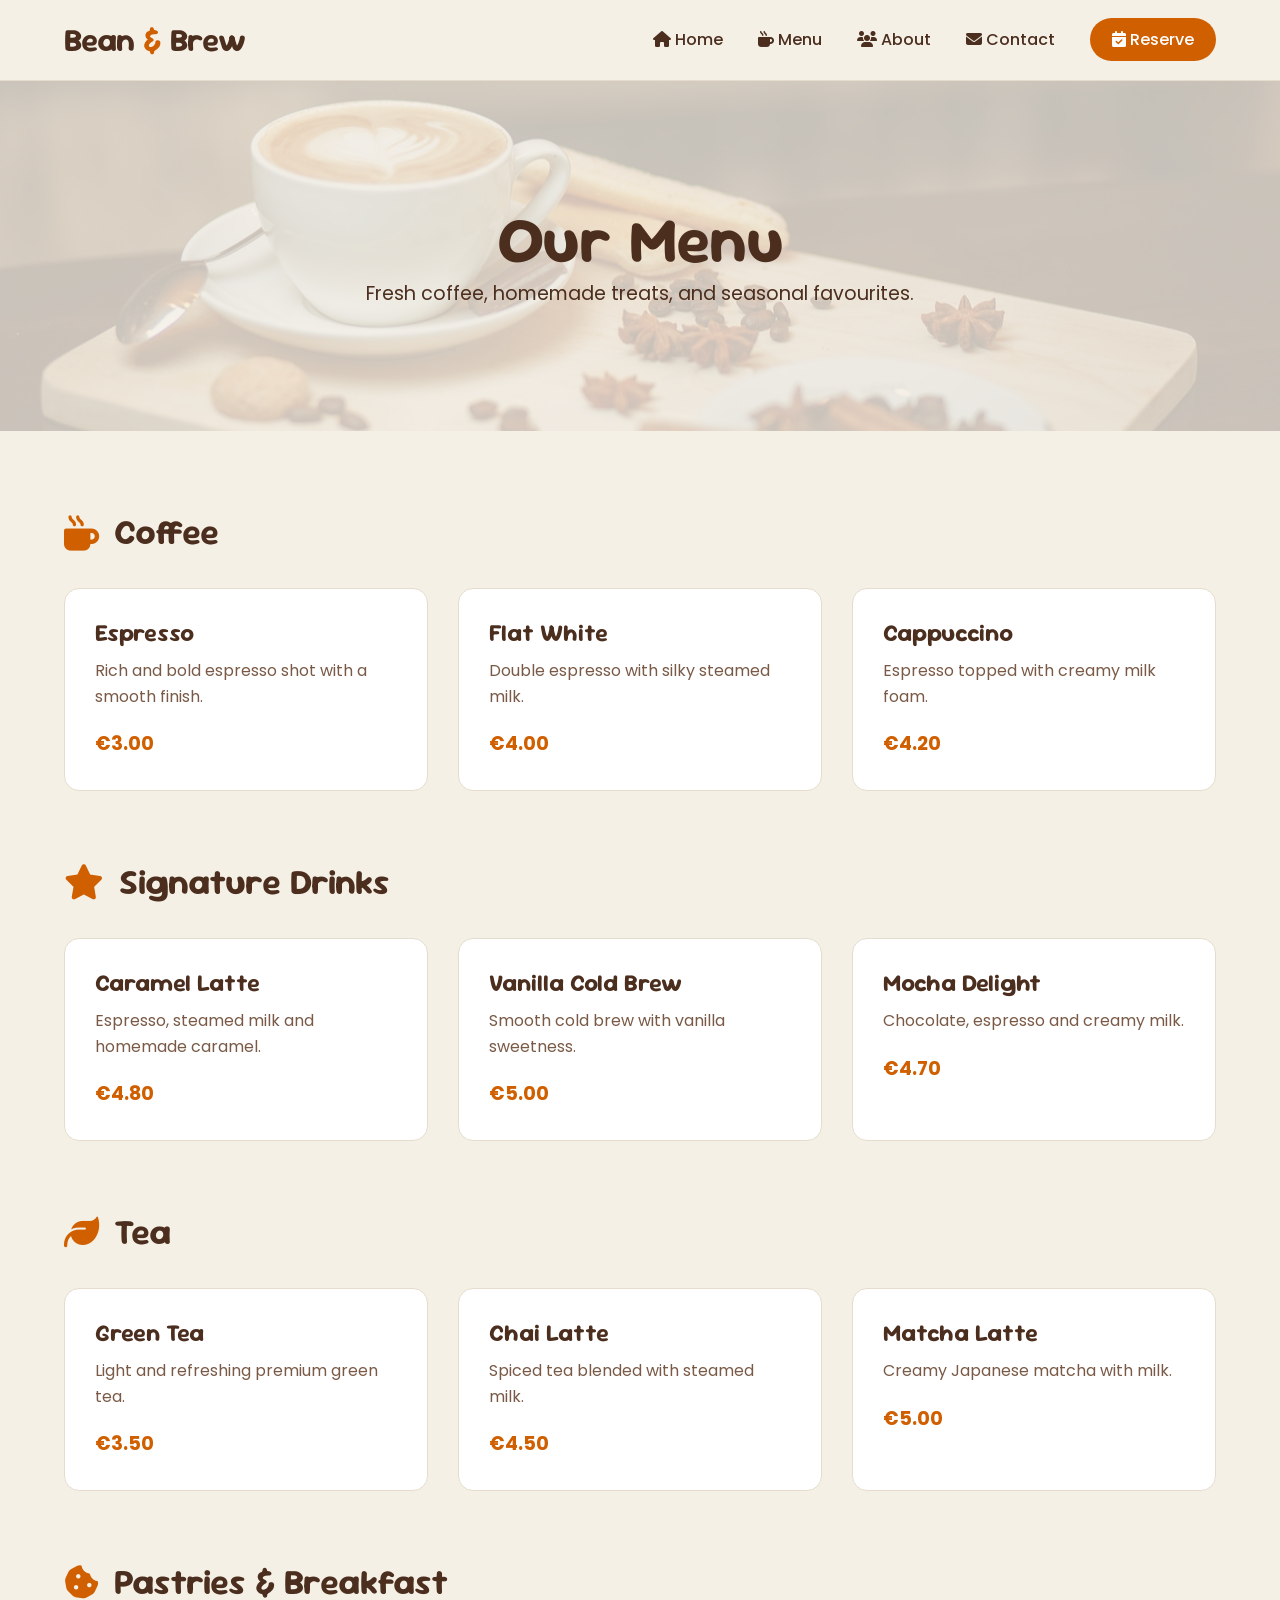
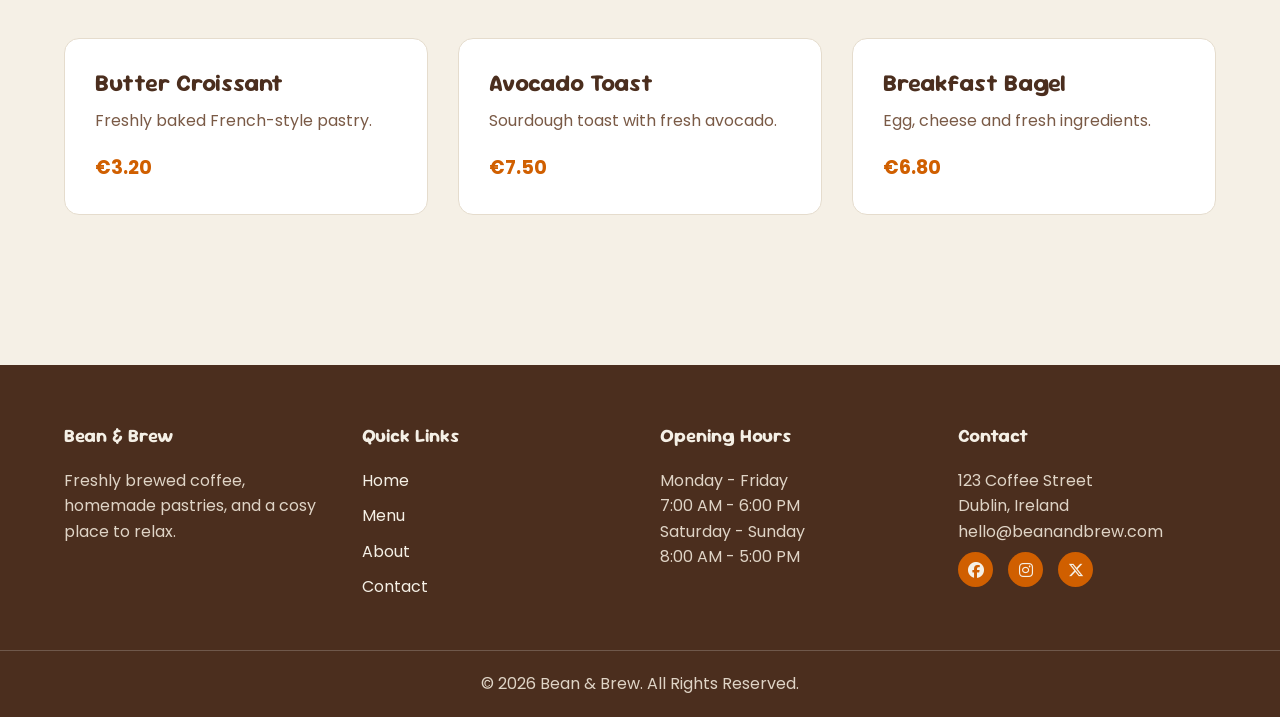
<file: menu/index.html>
<!doctype html>
<html lang="en">
  <head>
    <meta charset="UTF-8" />
    <meta name="viewport" content="width=device-width, initial-scale=1.0" />
    <link rel="preconnect" href="https://fonts.googleapis.com" />
    <link rel="preconnect" href="https://fonts.gstatic.com" crossorigin />
    <link
      href="https://fonts.googleapis.com/css2?family=Poppins:ital,wght@0,100;0,200;0,300;0,400;0,500;0,600;0,700;0,800;0,900;1,100;1,200;1,300;1,400;1,500;1,600;1,700;1,800;1,900&family=Sour+Gummy:ital,wght@0,100..900;1,100..900&display=swap"
      rel="stylesheet"
    />
    <link
      rel="stylesheet"
      href="https://cdnjs.cloudflare.com/ajax/libs/font-awesome/6.5.1/css/all.min.css"
    />
    <link rel="stylesheet" href="../body.css" />
    <link rel="stylesheet" href="../CSS/navbar.css" />
    <link rel="stylesheet" href="menu.css" />
    <title>Bean & Brew</title>
  </head>
  <body>
    <header class="navbar">
      <div class="nav-container">
        <a href="index.html" class="logo"> Bean <span>&</span> Brew </a>

        <nav>
          <ul class="nav-links">
            <li>
              <a href="../">
                <i class="fa-solid fa-house"></i>
                Home
              </a>
            </li>

            <li>
              <a href="../menu/">
                <i class="fa-solid fa-mug-hot"></i>
                Menu
              </a>
            </li>

            <li>
              <a href="../about/">
                <i class="fa-solid fa-users"></i>
                About
              </a>
            </li>

            <li>
              <a href="../contact/">
                <i class="fa-solid fa-envelope"></i>
                Contact
              </a>
            </li>

            <li>
              <a href="../contact/" class="nav-btn">
                <i class="fa-solid fa-calendar-check"></i>
                Reserve
              </a>
            </li>
          </ul>
        </nav>

        <button class="menu-toggle" aria-label="Open Menu">
          <span></span>
          <span></span>
          <span></span>
        </button>
      </div>
    </header>

    <section class="menu-hero">
      <div class="container">
        <h1>Our Menu</h1>

        <p>Fresh coffee, homemade treats, and seasonal favourites.</p>
      </div>
    </section>

    <!-- MENU CONTENT -->

    <section class="menu-section">
      <div class="container">
        <!-- COFFEE -->

        <div class="menu-category">
          <h2>
            <i class="fa-solid fa-mug-hot"></i>
            Coffee
          </h2>

          <div class="menu-grid">
            <div class="menu-card">
              <h3>Espresso</h3>

              <p>Rich and bold espresso shot with a smooth finish.</p>

              <span>€3.00</span>
            </div>

            <div class="menu-card">
              <h3>Flat White</h3>

              <p>Double espresso with silky steamed milk.</p>

              <span>€4.00</span>
            </div>

            <div class="menu-card">
              <h3>Cappuccino</h3>

              <p>Espresso topped with creamy milk foam.</p>

              <span>€4.20</span>
            </div>
          </div>
        </div>

        <!-- SIGNATURE -->

        <div class="menu-category">
          <h2>
            <i class="fa-solid fa-star"></i>
            Signature Drinks
          </h2>

          <div class="menu-grid">
            <div class="menu-card">
              <h3>Caramel Latte</h3>

              <p>Espresso, steamed milk and homemade caramel.</p>

              <span>€4.80</span>
            </div>

            <div class="menu-card">
              <h3>Vanilla Cold Brew</h3>

              <p>Smooth cold brew with vanilla sweetness.</p>

              <span>€5.00</span>
            </div>

            <div class="menu-card">
              <h3>Mocha Delight</h3>

              <p>Chocolate, espresso and creamy milk.</p>

              <span>€4.70</span>
            </div>
          </div>
        </div>

        <!-- TEA -->

        <div class="menu-category">
          <h2>
            <i class="fa-solid fa-leaf"></i>
            Tea
          </h2>

          <div class="menu-grid">
            <div class="menu-card">
              <h3>Green Tea</h3>

              <p>Light and refreshing premium green tea.</p>

              <span>€3.50</span>
            </div>

            <div class="menu-card">
              <h3>Chai Latte</h3>

              <p>Spiced tea blended with steamed milk.</p>

              <span>€4.50</span>
            </div>

            <div class="menu-card">
              <h3>Matcha Latte</h3>

              <p>Creamy Japanese matcha with milk.</p>

              <span>€5.00</span>
            </div>
          </div>
        </div>

        <!-- FOOD -->

        <div class="menu-category">
          <h2>
            <i class="fa-solid fa-cookie-bite"></i>
            Pastries & Breakfast
          </h2>

          <div class="menu-grid">
            <div class="menu-card">
              <h3>Butter Croissant</h3>

              <p>Freshly baked French-style pastry.</p>

              <span>€3.20</span>
            </div>

            <div class="menu-card">
              <h3>Avocado Toast</h3>

              <p>Sourdough toast with fresh avocado.</p>

              <span>€7.50</span>
            </div>

            <div class="menu-card">
              <h3>Breakfast Bagel</h3>

              <p>Egg, cheese and fresh ingredients.</p>

              <span>€6.80</span>
            </div>
          </div>
        </div>
      </div>
    </section>

    <footer class="footer">
      <div class="footer-container">
        <div>
          <h3>Bean & Brew</h3>

          <p>
            Freshly brewed coffee, homemade pastries, and a cosy place to relax.
          </p>
        </div>

        <div>
          <h3>Quick Links</h3>

          <ul class="footer-links">
            <li>
              <a href="index.html">Home</a>
            </li>

            <li>
              <a href="../menu/index.html">Menu</a>
            </li>

            <li>
              <a href="../about/index.html">About</a>
            </li>

            <li>
              <a href="../contact/index.html">Contact</a>
            </li>
          </ul>
        </div>

        <div>
          <h3>Opening Hours</h3>

          <p>
            Monday - Friday<br />
            7:00 AM - 6:00 PM
          </p>

          <p>
            Saturday - Sunday<br />
            8:00 AM - 5:00 PM
          </p>
        </div>

        <div>
          <h3>Contact</h3>

          <p>
            123 Coffee Street<br />
            Dublin, Ireland
          </p>

          <p>hello@beanandbrew.com</p>

          <div class="social-links">
            <i class="fa-brands fa-facebook"></i>
            <i class="fa-brands fa-instagram"></i>
            <i class="fa-brands fa-x-twitter"></i>
          </div>
        </div>
      </div>

      <div class="footer-bottom">
        <p>© 2026 Bean & Brew. All Rights Reserved.</p>
      </div>
    </footer>
    <script src="../script.js"></script>
  </body>
</html>
</file>
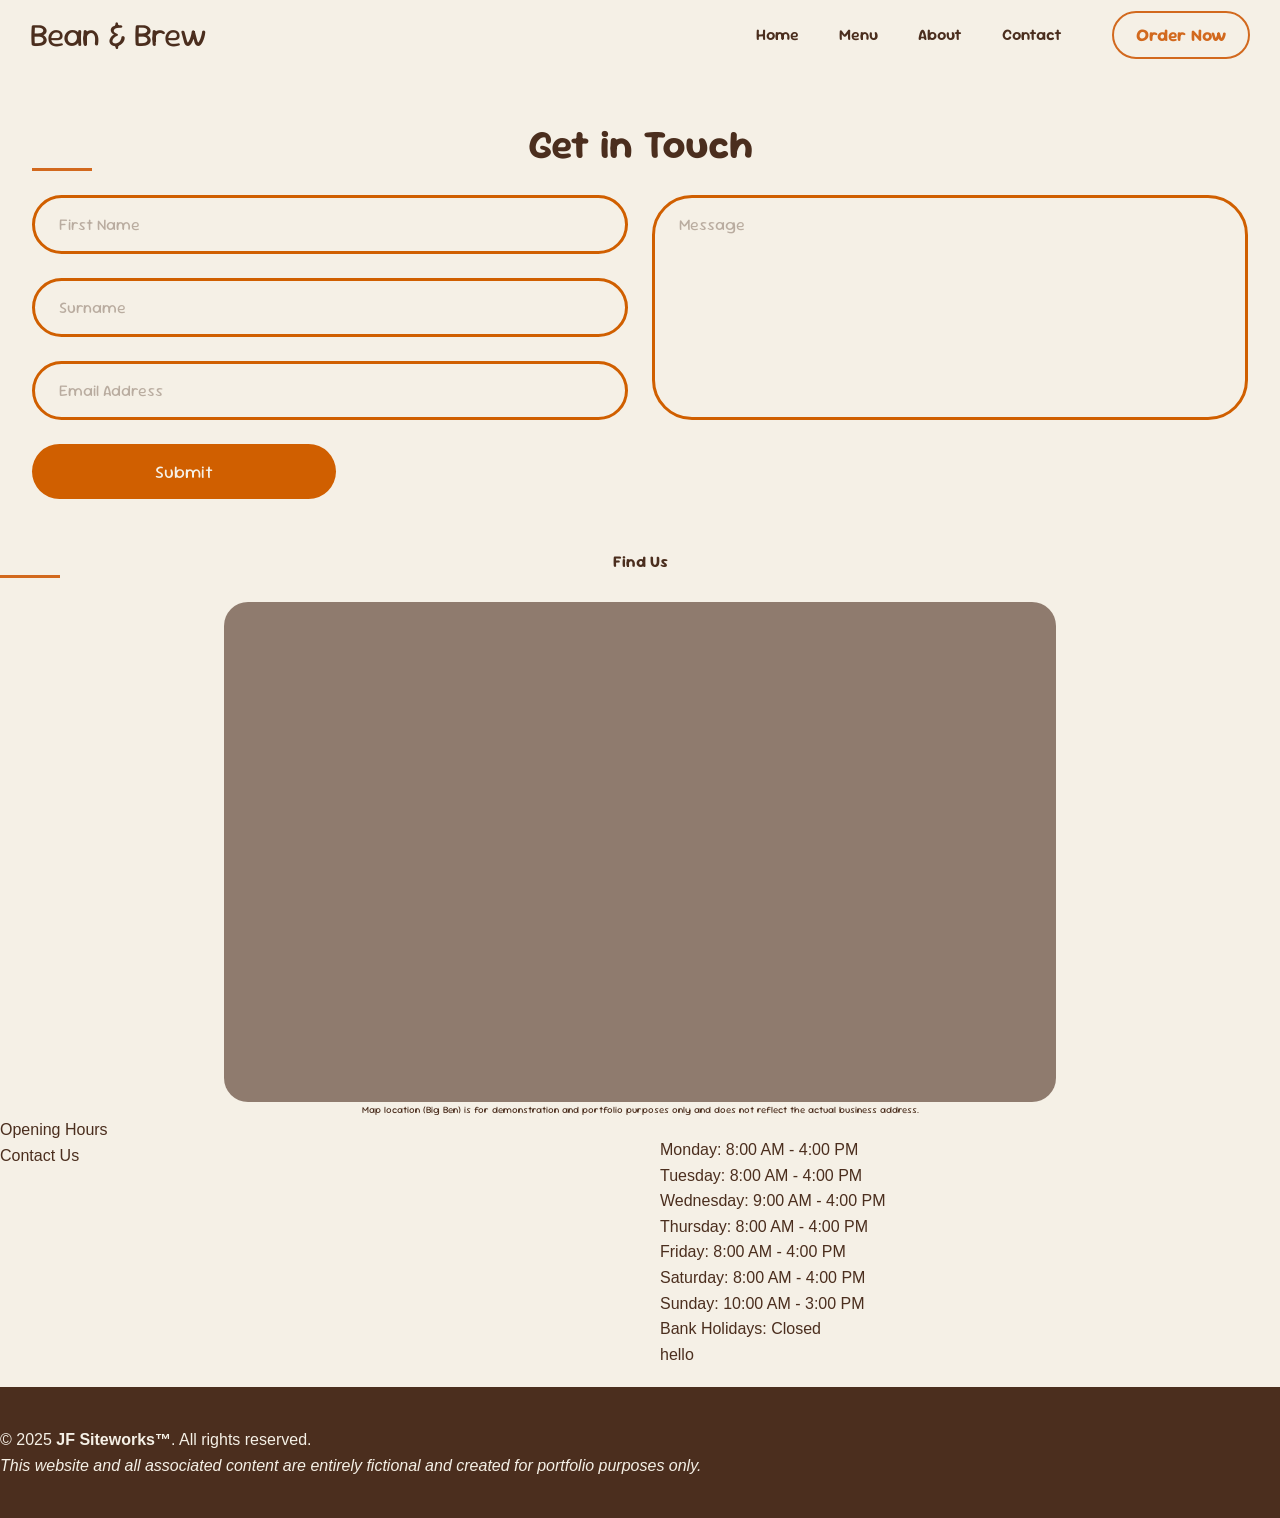
<file: contactus/contact.html>
<!-- Designed and Developed by James Forde and JF Siteworks | www.jfsiteworks.com -->
<!-- © 2025 JF Siteworks™. All rights reserved. -->
<!-- Bean & Brew is a fictional brand created solely for portfolio and demonstration purposes. -->

<!DOCTYPE html>
<html lang="en">
  <head>
    <meta charset="UTF-8" />
    <meta name="viewport" content="width=device-width, initial-scale=1.0" />
    <link rel="stylesheet" href="../body.css" />
    <link rel="stylesheet" href="CSS/navbar.css" />
    <link rel="stylesheet" href="CSS/contact-form.css" />
    <link rel="stylesheet" href="CSS/map.css" />
    <link rel="stylesheet" href="CSS/info.css" />
    <link rel="preconnect" href="https://fonts.googleapis.com" />
    <link rel="preconnect" href="https://fonts.gstatic.com" crossorigin />
    <link
      href="https://fonts.googleapis.com/css2?family=Sour+Gummy:ital,wght@0,100..900;1,100..900&display=swap"
      rel="stylesheet"
    />
    <link rel="preconnect" href="https://fonts.googleapis.com" />
    <link rel="preconnect" href="https://fonts.gstatic.com" crossorigin />
    <link
      href="https://fonts.googleapis.com/css2?family=Nunito:ital,wght@0,200..1000;1,200..1000&family=Sour+Gummy:ital,wght@0,100..900;1,100..900&display=swap"
      rel="stylesheet"
    />
    <title>Contact Us</title>
  </head>
  <body>
    <nav id="navbar" class="navbar">
      <img
        src="../images/hamburger.png"
        alt="Menu"
        id="hamburgerToggle"
        class="hamburger"
      />
      <div class="logo">Bean & Brew</div>
      <ul class="nav-links">
        <li><a href="../homepage/home.html">Home</a></li>
        <li><a href="#">Menu</a></li>
        <li><a href="#">About</a></li>
        <li><a href="../contactus/contact.html">Contact</a></li>
      </ul>
      <a href="#" class="order-btn-nav">Order Now</a>
    </nav>

    <div class="sidebar" id="mobileSidebar">
      <button id="closeBtn" class="close-btn">x</button>
      <a href="../homepage/home.html">Home</a>
      <a href="#">Menu</a>
      <a href="#">About</a>
      <a href="../contactus/contact.html">Contact</a>
    </div>

    <div class="sidebar-overlay hidden" id="sidebarOverlay"></div>

    <main>
      <div class="form-container">
        <h2 class="get-in-touch-title">Get in Touch</h2>
        <form class="custom-form">
          <div class="left-inputs">
            <input type="text" name="firstName" placeholder="First Name" />
            <input type="text" name="surname" placeholder="Surname" />
            <input type="email" name="email" placeholder="Email Address" />
          </div>
          <div class="right-input">
            <textarea name="message" placeholder="Message"></textarea>
          </div>
        </form>
        <button type="submit" class="submit-btn">Submit</button>
      </div>

      <div class="find-us"><p>Find Us</p></div>

      <div class="map">
        <iframe
          src="https://www.google.com/maps/embed?pb=!1m18!1m12!1m3!1d4967.361127708328!2d-0.12720032334336104!3d51.50072917181185!2m3!1f0!2f0!3f0!3m2!1i1024!2i768!4f13.1!3m3!1m2!1s0x487604c38c8cd1d9%3A0xb78f2474b9a45aa9!2sBig%20Ben!5e0!3m2!1sen!2sie!4v1751792413101!5m2!1sen!2sie"
          width="65%"
          height="500px"
          style="border: 0"
          allowfullscreen=""
          loading="lazy"
          referrerpolicy="no-referrer-when-downgrade"
        ></iframe>

        <div class="map-overlay"></div>
      </div>

      <p class="map-disclaimer">
        Map location (Big Ben) is for demonstration and portfolio purposes only
        and does not reflect the actual business address.
      </p>

      <div class="info">
        <div class="info-title">
          <div class="title"><p>Opening Hours</p></div>
          <div class="title"><p>Contact Us</p></div>
        </div>
        <div class="information">
          <p>
            <span class="day">Monday</span>:
            <span class="time">8:00 AM - 4:00 PM</span><br />
            <span class="day">Tuesday</span>:
            <span class="time">8:00 AM - 4:00 PM</span><br />
            <span class="day">Wednesday</span>:
            <span class="time">9:00 AM - 4:00 PM</span><br />
            <span class="day">Thursday</span>:
            <span class="time">8:00 AM - 4:00 PM</span><br />
            <span class="day">Friday</span>:
            <span class="time">8:00 AM - 4:00 PM</span><br />
            <span class="day">Saturday</span>:
            <span class="time">8:00 AM - 4:00 PM</span><br />
            <span class="day">Sunday</span>: <span class="time">10:00 AM - 3:00 PM</span
            ><br />
            <span class="day">Bank Holidays</span>:
            <span class="time">Closed</span>
          </p>
          <p>hello</p>
        </div>

      </div>

      <footer>
        <p>© 2025 <strong>JF Siteworks™</strong>. All rights reserved.</p>
        <p>
          <em
            >This website and all associated content are entirely fictional and
            created for portfolio purposes only.</em
          >
        </p>
      </footer>

      <script src="script.js"></script>
    </main>
  </body>
</html>
</file>
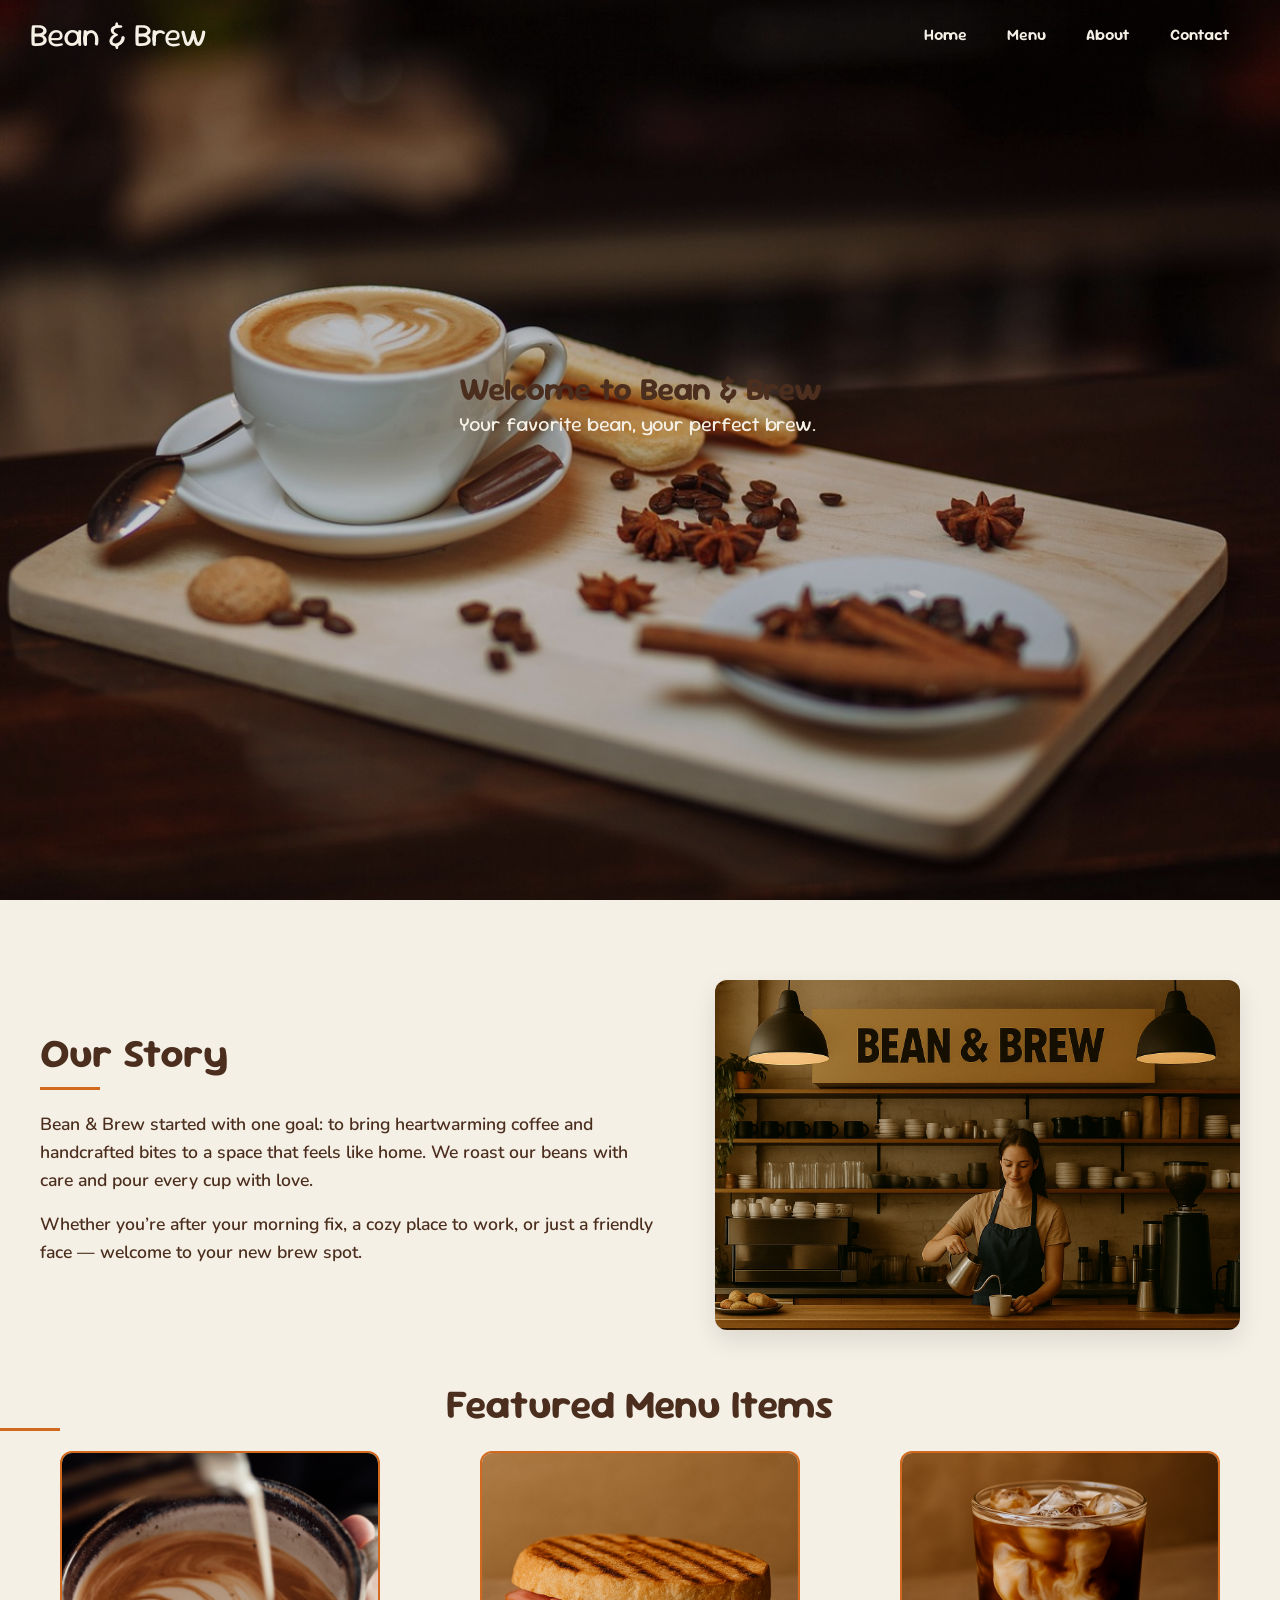
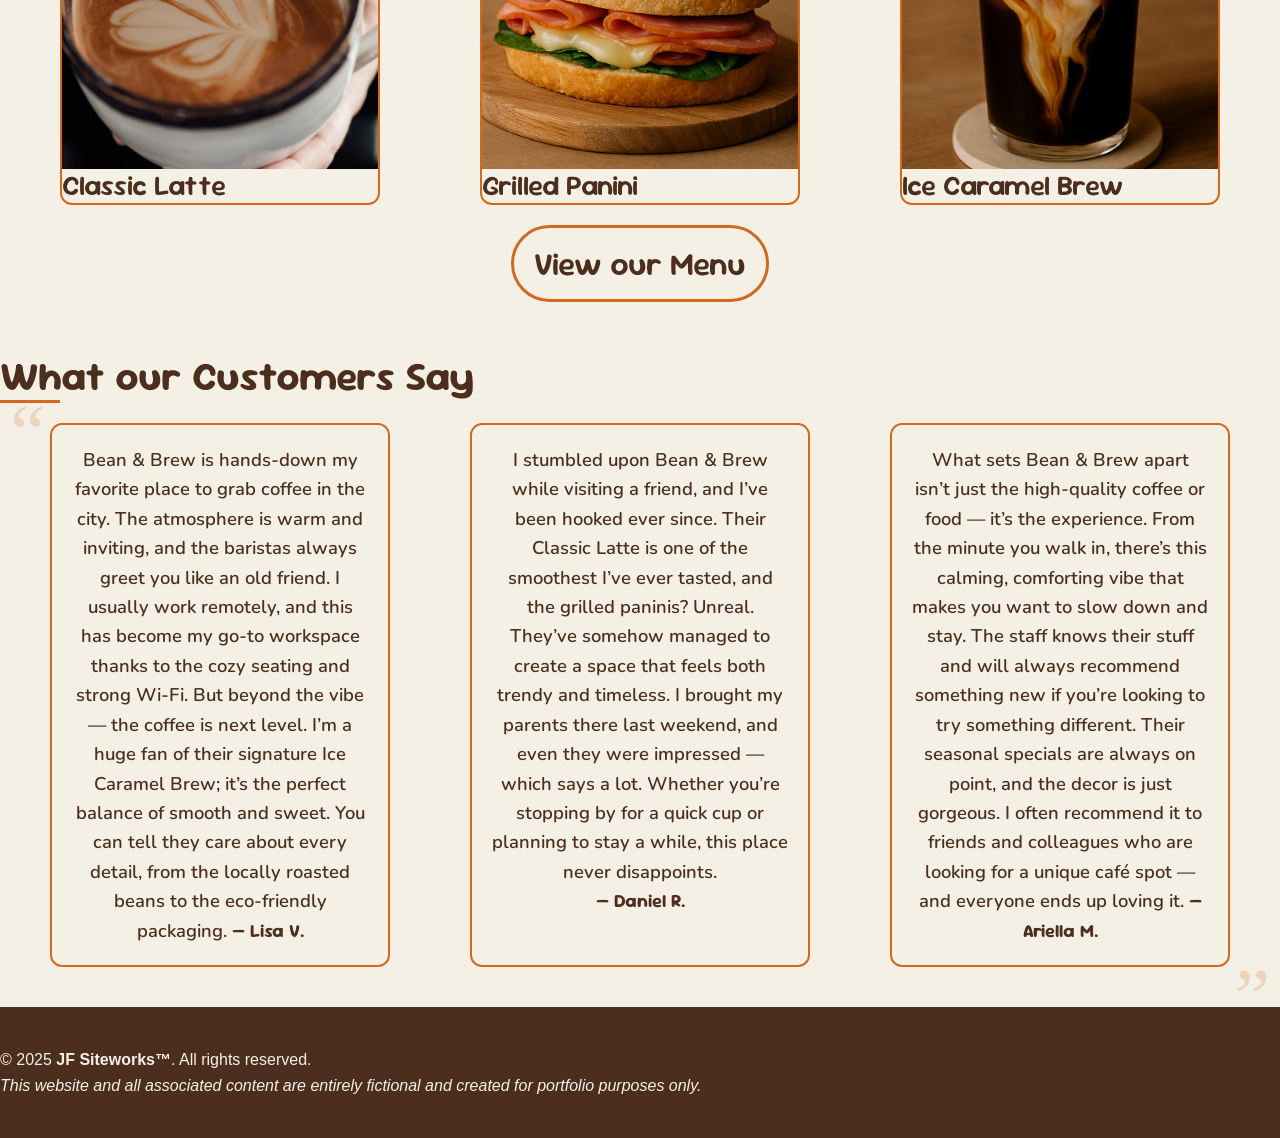
<file: homepage/home.html>
<!-- Designed and Developed by James Forde and JF Siteworks | www.jfsiteworks.com -->
<!-- © 2025 JF Siteworks™. All rights reserved. -->
<!-- Bean & Brew is a fictional brand created solely for portfolio and demonstration purposes. -->

<!DOCTYPE html>
<html lang="en">
  <head>
    <meta charset="UTF-8" />
    <meta name="viewport" content="width=device-width, initial-scale=1.0" />
    <link rel="stylesheet" href="../body.css" />
    <link rel="stylesheet" href="CSS/navbar.css" />
    <link rel="stylesheet" href="CSS/banner.css" />
    <link rel="stylesheet" href="CSS/ourstory.css" />
    <link rel="stylesheet" href="CSS/menuitems.css" />
    <link rel="stylesheet" href="CSS/reviews.css" />
    <link rel="stylesheet" href="CSS/ctamenu.css" />
    <link rel="preconnect" href="https://fonts.googleapis.com" />
    <link rel="preconnect" href="https://fonts.gstatic.com" crossorigin />
    <link
      href="https://fonts.googleapis.com/css2?family=Sour+Gummy:ital,wght@0,100..900;1,100..900&display=swap"
      rel="stylesheet"
    />
    <link rel="preconnect" href="https://fonts.googleapis.com" />
    <link rel="preconnect" href="https://fonts.gstatic.com" crossorigin />
    <link
      href="https://fonts.googleapis.com/css2?family=Nunito:ital,wght@0,200..1000;1,200..1000&family=Sour+Gummy:ital,wght@0,100..900;1,100..900&display=swap"
      rel="stylesheet"
    />
    <title>Bean & Brew</title>
  </head>
  <body style="min-height: 100vh; display: flex; flex-direction: column">
    <nav id="navbar" class="navbar">
      <img
        src="../images/white hamburger.png"
        alt="Menu"
        id="hamburgerToggle"
        class="hamburger"
      />
      <div class="logo">Bean & Brew</div>
      <ul class="nav-links">
        <li><a href="../homepage/home.html">Home</a></li>
        <li><a href="#">Menu</a></li>
        <li><a href="#">About</a></li>
        <li><a href="../contactus/contact.html">Contact</a></li>
      </ul>
    </nav>

    <div class="sidebar" id="mobileSidebar">
      <button id="closeBtn" class="close-btn">x</button>
      <a href="../homepage/home.html">Home</a>
      <a href="#">Menu</a>
      <a href="#">About</a>
      <a href="../contactus/contact.html">Contact</a>
    </div>

    <div class="sidebar-overlay hidden" id="sidebarOverlay"></div>

    <main>
      <div class="banner">
        <img src="../images/hero-coffee.jpg" alt="banner-image" />
        <div class="banner-text">
          <h1>Welcome to Bean & Brew</h1>
          <p>Your favorite bean, your perfect brew.</p>
        </div>
      </div>

      <section class="our-story">
        <div class="story-content">
          <div class="story-text">
            <h2>Our Story</h2>
            <p>
              Bean & Brew started with one goal: to bring heartwarming coffee
              and handcrafted bites to a space that feels like home. We roast
              our beans with care and pour every cup with love.
            </p>
            <p>
              Whether you’re after your morning fix, a cozy place to work, or
              just a friendly face — welcome to your new brew spot.
            </p>
          </div>
          <div class="story-image">
            <img
              src="../images/inside.png"
              alt="Inside view of Bean & Brew coffee shop"
            />
          </div>
        </div>
      </section>

      <h1 class="featured-menu-items-text">Featured Menu Items</h1>

      <section class="featured-menu-items">
        <div id="box" class="item">
          <img src="../images/latte.jpg" alt="bliss" />
          <h2>Classic Latte</h2>
        </div>
        <div id="box" class="item">
          <img src="../images/panini.png" alt="panini" />
          <h2>Grilled Panini</h2>
        </div>
        <div id="box" class="item">
          <img src="../images/bliss.png" alt="bliss" />
          <h2>Ice Caramel Brew</h2>
        </div>
      </section>
      <section class="ctamenu">
        <div class="ctamenu-container">
          <a href="#"> View our Menu </a>
        </div>
      </section>

      <h1 class="reviews-text">What our Customers Say</h1>

      <section class="reviews">
        <div class="review">
          <p>
            Bean & Brew is hands-down my favorite place to grab coffee in the
            city. The atmosphere is warm and inviting, and the baristas always
            greet you like an old friend. I usually work remotely, and this has
            become my go-to workspace thanks to the cozy seating and strong
            Wi-Fi. But beyond the vibe — the coffee is next level. I’m a huge
            fan of their signature Ice Caramel Brew; it’s the perfect balance of
            smooth and sweet. You can tell they care about every detail, from
            the locally roasted beans to the eco-friendly packaging.
            <b style="font-family: Sour Gummy, sans-serif">— Lisa V.</b>
          </p>
        </div>
        <div class="review">
          <p>
            I stumbled upon Bean & Brew while visiting a friend, and I’ve been
            hooked ever since. Their Classic Latte is one of the smoothest I’ve
            ever tasted, and the grilled paninis? Unreal. They’ve somehow
            managed to create a space that feels both trendy and timeless. I
            brought my parents there last weekend, and even they were impressed
            — which says a lot. Whether you’re stopping by for a quick cup or
            planning to stay a while, this place never disappoints.<br />
            <b style="font-family: Sour Gummy, sans-serif">— Daniel R.</b>
          </p>
        </div>
        <div class="review">
          <p>
            What sets Bean & Brew apart isn’t just the high-quality coffee or
            food — it’s the experience. From the minute you walk in, there’s
            this calming, comforting vibe that makes you want to slow down and
            stay. The staff knows their stuff and will always recommend
            something new if you’re looking to try something different. Their
            seasonal specials are always on point, and the decor is just
            gorgeous. I often recommend it to friends and colleagues who are
            looking for a unique café spot — and everyone ends up loving it.
            <b style="font-family: Sour Gummy, sans-serif">— Ariella M.</b>
          </p>
        </div>
      </section>
    </main>

    <footer>
      <p>© 2025 <strong>JF Siteworks™</strong>. All rights reserved.</p>
      <p>
        <em
          >This website and all associated content are entirely fictional and
          created for portfolio purposes only.</em
        >
      </p>
    </footer>

    <script src="script.js"></script>
  </body>
</html>
</file>
<file: body.css>
:root {
  --background: #f5f0e6;
  --primary: #4b2e1e;
  --accent: #d05f00;

  --white: #ffffff;
  --border: #e5dccd;

  --heading-font: "Sour Gummy", sans-serif;
  --body-font: "Poppins", sans-serif;

  --max-width: 1200px;
  --transition: 0.3s ease;
}

* {
  margin: 0;
  padding: 0;
  box-sizing: border-box;
}

html {
  scroll-behavior: smooth;
}

body {
  background-color: var(--background);
  color: var(--primary);
  font-family: var(--body-font);
  line-height: 1.6;
}

h1,
h2,
h3,
h4 {
  font-family: var(--heading-font);
  color: var(--primary);
  line-height: 1.2;
}

p {
  font-size: 1rem;
}

a {
  text-decoration: none;
  color: var(--primary);
  transition: var(--transition);
}

a:hover {
  color: var(--accent);
}

img {
  max-width: 100%;
  display: block;
}

.container {
  width: 90%;
  max-width: var(--max-width);
  margin: 0 auto;
}

.btn {
  display: inline-block;
  background-color: var(--accent);
  color: var(--white);
  padding: 12px 28px;
  border-radius: 30px;
  font-weight: 600;
  transition: var(--transition);
  border: solid 2px var(--accent);
}

.btn:hover {
  background-color: var(--primary);
  color: var(--white);
  transform: translateY(-3px);
}

section {
  padding: 80px 0;
}

.section-title {
  text-align: center;
  margin-bottom: 40px;
}

.section-title h2 {
  font-size: 2.5rem;
}

.section-title p {
  color: #7a5a46;
  margin-top: 10px;
}

.card {
  background-color: var(--white);
  border-radius: 15px;
  padding: 25px;
  transition: var(--transition);
}

.card:hover {
  transform: translateY(-8px);
}

footer {
  background-color: var(--primary);
  color: var(--background);
  padding: 40px 0;
}

footer a {
  color: var(--background);
}

footer a:hover {
  color: var(--accent);
}
</file>
<file: CSS/navbar.css>
.navbar {
  width: 100%;
  background-color: var(--background);
  position: sticky;
  top: 0;
  z-index: 1000;
  border-bottom: 1px solid var(--border);
}

.nav-container {
  width: 90%;
  max-width: var(--max-width);
  margin: auto;
  height: 80px;
  display: flex;
  align-items: center;
  justify-content: space-between;
}

.logo {
  font-family: var(--heading-font);
  font-size: 2rem;
  font-weight: 700;
  color: var(--primary);
}

.logo span {
  color: var(--accent);
}

.nav-links {
  display: flex;
  align-items: center;
  gap: 35px;
  list-style: none;
}

.nav-links a {
  font-weight: 500;
  position: relative;
}

.nav-links a::after {
  content: "";
  position: absolute;
  width: 0;
  height: 2px;
  background-color: var(--accent);
  left: 0;
  bottom: -5px;
  transition: var(--transition);
}

.nav-links a:hover::after {
  width: 100%;
}

.nav-btn {
  background-color: var(--accent);
  color: var(--white);
  padding: 10px 22px;
  border-radius: 25px;
}

.nav-btn:hover {
  background-color: var(--primary);
  color: var(--white);
}

.footer {
  background-color: var(--primary);
  color: var(--background);
  padding: 60px 0 20px;
}

.footer-container {
  width: 90%;
  max-width: var(--max-width);
  margin: auto;
  display: grid;
  grid-template-columns: repeat(4, 1fr);
  gap: 40px;
}

.footer h3 {
  color: var(--background);
  margin-bottom: 20px;
}

.footer p {
  color: #dfd4c6;
}

.footer-links {
  list-style: none;
}

.footer-links li {
  margin-bottom: 10px;
}

.footer-links a {
  color: var(--background);
}

.footer-links a:hover {
  color: var(--accent);
}

.social-links {
  display: flex;
  gap: 15px;
  margin-top: 8px;
}

.social-links i {
  width: 35px;
  height: 35px;
  display: flex;
  align-items: center;
  justify-content: center;
  border-radius: 50%;
  background-color: var(--accent);
  color: var(--background);
  cursor: pointer;
  transition: all 0.3s ease;
}

.social-links i:hover {
  background-color: var(--background);
  color: var(--primary);
}

.footer-bottom {
  margin-top: 40px;
  padding-top: 20px;
  text-align: center;
  border-top: 1px solid rgba(255, 255, 255, 0.2);
}

.menu-toggle {
  display: none;
  width: 45px;
  height: 45px;
  background: transparent;
  border: none;
  cursor: pointer;
  flex-direction: column;
  justify-content: center;
  gap: 6px;
}

.menu-toggle span {
  display: block;
  width: 28px;
  height: 3px;
  background-color: var(--primary);
  border-radius: 5px;
  transition: var(--transition);
}

@media (max-width: 768px) {
  .menu-toggle {
    display: flex;
  }

  .nav-links {
    position: absolute;
    top: 80px;
    left: 0;
    width: 100%;
    background-color: var(--background);
    display: flex;
    flex-direction: column;
    align-items: flex-start;
    padding: 30px;
    gap: 25px;
    border-bottom: 1px solid var(--border);
    transform: translateY(-20px);
    opacity: 0;
    visibility: hidden;
    transition: 0.3s ease;
  }

  .nav-links.active {
    transform: translateY(0);
    opacity: 1;
    visibility: visible;
  }

  .nav-links li {
    width: 100%;
  }

  .nav-links a {
    display: flex;
    align-items: center;
    gap: 15px;
    font-size: 1.1rem;
    width: 100%;
  }

  .nav-links i {
    width: 25px;
    color: var(--accent);
  }

  .nav-btn {
    justify-content: center;
    margin-top: 10px;
  }

  .menu-toggle.active span:nth-child(1) {
    transform: rotate(45deg) translate(7px, 7px);
  }

  .menu-toggle.active span:nth-child(2) {
    opacity: 0;
  }

  .menu-toggle.active span:nth-child(3) {
    transform: rotate(-45deg) translate(6px, -6px);
  }

  .footer-container {
    grid-template-columns: 1fr;
  }
}
</file>
<file: CSS/hero.css>
/* =====================
   HERO SECTION
===================== */

.hero {
  min-height: calc(100vh - 80px);
  background-image: url("../images/hero-coffee.jpg");
  background-size: cover;
  background-position: center;
  position: relative;
  display: flex;
  align-items: center;
}

.hero-overlay {
  position: absolute;
  inset: 0;
  background: linear-gradient(
    90deg,
    rgba(245, 240, 230, 0.95),
    rgba(245, 240, 230, 0.55),
    rgba(245, 240, 230, 0.15)
  );
}

.hero-content {
  position: relative;
  z-index: 2;
  max-width: 650px;
}

.hero-subtitle {
  font-size: 1.2rem;
  color: var(--accent);
  font-weight: 600;
  margin-bottom: 15px;
}

.hero h1 {
  font-size: clamp(3rem, 6vw, 5rem);
  margin-bottom: 20px;
}

.hero h1 span {
  display: block;
  color: var(--accent);
}

.hero-text {
  font-size: 1.15rem;
  max-width: 550px;
  margin-bottom: 35px;
}

.hero-buttons {
  display: flex;
  align-items: center;
  gap: 20px;
  flex-wrap: wrap;
}

.hero-buttons a {
  display: flex;
  align-items: center;
  gap: 10px;
}

.btn-outline {
  padding: 12px 28px;
  border: 2px solid var(--primary);
  border-radius: 30px;
  font-weight: 600;
  transition: var(--transition);
}

.btn-outline:hover {
  background-color: var(--primary);
  color: var(--background);
}

.opening-card {
  margin-top: 45px;
  width: max-content;
  display: flex;
  align-items: center;
  gap: 15px;
  padding: 15px 25px;
  background-color: var(--white);
  border-radius: 15px;
  box-shadow: 0 10px 30px rgba(0, 0, 0, 0.08);
}

.opening-card i {
  font-size: 1.8rem;
  color: var(--accent);
}

.opening-card strong {
  font-family: var(--heading-font);
  font-size: 1.2rem;
}

.opening-card p {
  margin: 0;
  color: #7a5a46;
}

/* =====================
   MOBILE HERO
===================== */

@media (max-width: 768px) {
  .hero {
    min-height: 90vh;
    background-position: center;
  }

  .hero-overlay {
    background: rgba(245, 240, 230, 0.85);
  }

  .hero-content {
    text-align: center;
  }

  .hero h1 {
    font-size: 3rem;
  }

  .hero-buttons {
    justify-content: center;
  }

  .opening-card {
    margin-left: auto;
    margin-right: auto;
  }
}
</file>
<file: home.css>
/* =====================
   FEATURED DRINKS
===================== */

.drink-grid {
  display: grid;
  grid-template-columns: repeat(3, 1fr);
  gap: 30px;
}

.drink-card {
  background-color: var(--white);
  border-radius: 15px;
  overflow: hidden;
  transition: var(--transition);
}

.drink-card:hover {
  transform: translateY(-10px);
}

.drink-card img {
  width: 100%;
  height: auto;
  object-fit: cover;
}

.drink-content {
  padding: 25px;
}

.drink-content span {
  color: var(--accent);
  font-weight: 700;
}

/* =====================
   ABOUT PREVIEW
===================== */

.about-grid {
  display: grid;
  grid-template-columns: 1fr 1fr;
  align-items: center;
  gap: 50px;
}

.about-image img {
  border-radius: 20px;
}

.section-tag {
  color: var(--accent);
  font-weight: 600;
}

/* =====================
   FEATURES
===================== */

.feature-grid {
  display: grid;
  grid-template-columns: repeat(4, 1fr);
  gap: 25px;
}

.feature-card {
  text-align: center;
  background: white;
  padding: 30px;
  border-radius: 15px;
}

.feature-card i {
  font-size: 2rem;
  color: var(--accent);
  margin-bottom: 20px;
}

/* =====================
   REVIEWS
===================== */

.review-grid {
  display: grid;
  grid-template-columns: repeat(3, 1fr);
  gap: 30px;
}

.review-card {
  background: white;
  padding: 30px;
  border-radius: 15px;
}

.review-card i {
  color: var(--accent);
  font-size: 2rem;
}

/* =====================
   CTA
===================== */

.home-cta {
  text-align: center;
  background-color: var(--background);
  color: var(--primary);
}

.home-cta h2 {
  color: var(--primary);
}

.home-cta p {
  margin: -30px 0 30px;
}

/* =====================
   MOBILE
===================== */

@media (max-width: 768px) {
  .drink-grid,
  .about-grid,
  .review-grid {
    grid-template-columns: 1fr;
  }

  .feature-grid {
    grid-template-columns: 1fr 1fr;
  }
}

@media (max-width: 480px) {
  .feature-grid {
    grid-template-columns: 1fr;
  }
}
</file>
<file: about/about.css>
/* =====================
   ABOUT HERO
===================== */

.about-hero {
  min-height: 350px;
  background: url("../images/hero-coffee.jpg");
  background-size: cover;
  background-position: center;
  display: flex;
  align-items: center;
  text-align: center;
  position: relative;
}

.about-hero::before {
  content: "";
  position: absolute;
  inset: 0;
  background: rgba(245, 240, 230, 0.8);
}

.about-hero .container {
  position: relative;
  z-index: 2;
}

.about-hero h1 {
  font-size: 4rem;
}

/* =====================
   STORY
===================== */

.story {
  padding: 80px 0;
}

.story-grid {
  display: grid;
  grid-template-columns: 1fr 1fr;
  gap: 50px;
  align-items: center;
}

.story-image img {
  width: 100%;
  border-radius: 20px;
}

.story-content h2 {
  font-size: 2.5rem;
  margin-bottom: 20px;
}

.section-tag {
  color: var(--accent);
  font-weight: 600;
}

/* =====================
   MISSION
===================== */

.mission {
  background-color: var(--primary);
  text-align: center;
}

.mission h2 {
  color: var(--background);
  font-size: 2.5rem;
}

.mission p {
  color: var(--background);
  max-width: 700px;
  margin: 20px auto 0;
}

/* =====================
   STATS
===================== */

.stats-grid {
  display: grid;
  grid-template-columns: repeat(4, 1fr);
  gap: 25px;
}

.stat-card {
  background: white;
  text-align: center;
  padding: 30px;
  border-radius: 15px;
}

.stat-card i {
  color: var(--accent);
  font-size: 2rem;
}

.stat-card h3 {
  font-size: 2.5rem;
  margin: 15px 0;
}

/* =====================
   TEAM
===================== */

.team {
  padding: 80px 0;
}

.team-grid {
  display: grid;
  grid-template-columns: repeat(3, 1fr);
  gap: 30px;
}

.team-card {
  background: white;
  text-align: center;
  padding-bottom: 25px;
  border-radius: 15px;
  overflow: hidden;
}

.team-card img {
  width: 100%;
  height: 300px;
  object-fit: cover;
}

.team-card h3 {
  margin-top: 20px;
}

.team-card p {
  color: #7a5a46;
}

/* =====================
   MOBILE
===================== */

@media (max-width: 768px) {
  .about-hero h1 {
    font-size: 3rem;
  }

  .story-grid {
    grid-template-columns: 1fr;
  }

  .stats-grid {
    grid-template-columns: 1fr 1fr;
  }

  .team-grid {
    grid-template-columns: 1fr;
  }
}

@media (max-width: 480px) {
  .stats-grid {
    grid-template-columns: 1fr;
  }
}
</file>
<file: contact/contact.css>
/* =====================
   CONTACT HERO
===================== */

.contact-hero {
  min-height: 350px;
  background: url("../images/hero-coffee.jpg");
  background-size: cover;
  background-position: center;
  display: flex;
  align-items: center;
  text-align: center;
  position: relative;
}

.contact-hero::before {
  content: "";
  position: absolute;
  inset: 0;
  background: rgba(245, 240, 230, 0.8);
}

.contact-hero .container {
  position: relative;
  z-index: 2;
}

.contact-hero h1 {
  font-size: 4rem;
}

/* =====================
   CONTACT INFO
===================== */

.contact-info {
  padding: 80px 0;
}

.contact-grid {
  display: grid;
  grid-template-columns: repeat(4, 1fr);
  gap: 25px;
}

.contact-card {
  background: white;
  padding: 30px;
  text-align: center;
  border-radius: 15px;
}

.contact-card i {
  color: var(--accent);
  font-size: 2rem;
  margin-bottom: 20px;
}

.contact-card h3 {
  margin-bottom: 10px;
}

/* =====================
   FORM
===================== */

.contact-form-section {
  padding: 80px 0;
}

.contact-form-grid {
  display: grid;
  grid-template-columns: 1fr 1fr;
  gap: 50px;
  align-items: center;
}

.form-text h2 {
  font-size: 2.5rem;
}

.social-links {
  display: flex;
  gap: 15px;
  margin-top: 30px;
}

.social-links a {
  width: 40px;
  height: 40px;
  display: flex;
  align-items: center;
  justify-content: center;
  background: var(--accent);
  color: white;
  border-radius: 50%;
}

.contact-form {
  background: white;
  padding: 35px;
  border-radius: 20px;
}

.input-group {
  margin-bottom: 20px;
}

.input-group input,
.input-group textarea {
  width: 100%;
  padding: 15px;
  border: 1px solid var(--border);
  border-radius: 10px;
  font-family: var(--body-font);
  background: var(--background);
}

.input-group textarea {
  resize: none;
}

/* =====================
   MAP
===================== */

.map-section {
  padding-bottom: 80px;
}

.map-section iframe {
  width: 100%;
  height: 400px;
  border: 0;
  border-radius: 20px;
}

/* =====================
   MOBILE
===================== */

@media (max-width: 768px) {
  .contact-grid {
    grid-template-columns: 1fr 1fr;
  }

  .contact-form-grid {
    grid-template-columns: 1fr;
  }

  .contact-hero h1 {
    font-size: 3rem;
  }
}

@media (max-width: 480px) {
  .contact-grid {
    grid-template-columns: 1fr;
  }
}
</file>
<file: contactus/CSS/navbar.css>
.navbar {
  width: 100%;
  display: flex;
  justify-content: space-between;
  align-items: center;
  background-color: #f5f0e6;
  padding: 0 30px;
  height: 70px;
  position: fixed;
  top: 0;
  left: 0;
  z-index: 100;
  opacity: 1;
  transition: background-color 0.5s ease, opacity 0.3s ease;
}

.logo {
  font-family: "Sour Gummy", sans-serif;
  font-size: 2rem;
  color: #4b2e1e;
  display: flex;
  align-items: center;
  height: 100%;
  font-weight: 400;
}

.nav-links {
  list-style: none;
  display: flex;
  align-items: center;
  margin-left: auto;
}

.nav-links li {
  height: 100%;
}

.nav-links a {
  font-family: "Sour Gummy", sans-serif;
  display: inline-block;
  position: relative;
  padding: 0 20px;
  text-decoration: none;
  color: #4b2e1e;
  font-weight: 600;
  transition: background-color 0.3s ease, color 0.3s ease,
    transform 0.3s cubic-bezier(0.4, 0, 0.2, 1);
}

.nav-links a::after {
  content: "";
  position: absolute;
  left: 15%;
  bottom: 0;
  width: 70%;
  height: 2px;
  background-color: #4b2e1e;
  transform: scaleX(0);
  transform-origin: center;
  transition: transform 0.3s ease;
}

.nav-links a:hover {
  transform: scale(1.15);
}

.nav-links a:hover::after {
  transform: scaleX(1);
}

.order-btn-nav {
  font-family: "Sour Gummy", sans-serif;
  background-color: transparent;
  color: #d2691e;
  border: 2px solid #d2691e;
  border-radius: 999px;
  padding: 8px 22px;
  font-size: 1.1rem;
  font-weight: bold;
  text-decoration: none;
  margin-left: 30px;
  margin-right: 0;
  transition: background 0.3s, color 0.3s, transform 0.3s;
  position: relative;
  top: 0;
  right: 0;
  display: inline-block;
}

.order-btn-nav::after {
  content: "";
  position: absolute;
  left: 15%;
  bottom: 6px;
  width: 70%;
  height: 2px;
  background-color: #d2691e;
  transform: scaleX(0);
  transform-origin: center;
  transition: transform 0.3s ease;
  pointer-events: none;
  display: block;
}

.order-btn-nav:hover {
  background-color: transparent;
  color: #d2691e;
  transform: scale(1.2);
  border-color: #d2691e;
}

.order-btn-nav:hover::after {
  transform: scaleX(1);
}

.hamburger {
  position: absolute;
  display: none;
  cursor: pointer;
  align-items: center;
  justify-content: center;
  height: 20px;
  width: auto;
  box-sizing: content-box;
}

.sidebar {
  position: fixed;
  top: 0;
  left: -250px;
  height: 100%;
  width: 250px;
  background-color: #f5f0e6;
  padding-top: 0px;
  transition: left 0.3s ease;
  z-index: 1000;
  display: flex;
  flex-direction: column;
}

.sidebar.active {
  left: 0;
}

.sidebar a {
  padding: 16px;
  text-decoration: none;
  color: #4b2e1e;
  font-size: 18px;
  border-bottom: 1px solid #d2691e;
  font-family: "Sour Gummy", sans-serif;
}

.close-btn {
  background-color: transparent;
  color: #4b2e1e;
  font-size: 35px;
  border: 0;
  text-align: right;
  padding: 8px 16px 8px 16px;
  font-family: "Sour Gummy", sans-serif;
  font-weight: 300;
  border-bottom: 1px solid #d2691e;
}

.sidebar-overlay {
  position: fixed;
  top: 0;
  left: 0;
  z-index: 999;
  background-color: #00000099;
  height: 100vh;
  width: 100vw;
}

.hidden {
  display: none;
}

@media (max-width: 768px) {
  .navbar {
    justify-content: center;
    width: 100%;
    padding: 0;
  }

  .logo {
    font-size: 1.7rem;
    margin: 0 0 0 50px;
    left: 0;
  }

  .nav-links {
    display: none;
  }

  .navbar.scrolled {
    background-color: #4b2e1e;
    opacity: 1;
    box-shadow: 0 2px 8px rgba(0, 0, 0, 0.3);
  }

  .order-btn-nav {
    font-size: 0.9rem;
    padding: 6px 19px;
    margin-left: 20px;
  }

  .hamburger {
    display: block;
    position: absolute;
    left: 16px;
    top: 50%;
    transform: translateY(-50%);
    height: 20px;
    width: auto;
    margin: 0;
  }
}
</file>
<file: contactus/CSS/contact-form.css>
.form-container {
  width: 100%;
  margin: 70px auto 0 auto;
  padding: 2.5rem 2rem;
  padding-bottom: 2.5rem;
  font-family: "Sour Gummy", sans-serif;
}

.custom-form {
  display: flex;
  gap: 1.5rem;
  flex-wrap: wrap;
  align-items: stretch;
  font-family: "Sour Gummy", sans-serif;
}

.left-inputs,
.right-input {
  flex: 1;
  display: flex;
  flex-direction: column;
  align-items: center;
  align-items: flex-end;
  font-family: "Sour Gummy", sans-serif;
}

.left-inputs {
  justify-content: flex-end;
  gap: 1.5rem;
  width: 100%;
}

.right-input {
  justify-content: flex-start;
  gap: 0;
  width: 100%;
  align-items: flex-start;
}

.left-inputs input {
  padding: 1rem 1.5rem;
  border: 3px solid #d05f00;
  border-radius: 999px;
  font-size: 1rem;
  outline: none;
  background-color: transparent;
  width: 100%;
}

.right-input textarea {
  width: 100%;
  height: 100%;
  min-height: 220px;
  padding: 1rem 1.5rem;
  border: 3px solid #d05f00;
  border-radius: 40px;
  font-size: 1rem;
  resize: none;
  outline: none;
  background-color: transparent;
}

.left-inputs input,
.right-input textarea {
  font-family: "Sour Gummy", sans-serif;
  color: #4b2e1e;
}

.left-inputs input::placeholder,
.right-input textarea::placeholder {
  font-family: "Sour Gummy", sans-serif;
  color: #4b2e1e59;
}

.submit-btn {
  margin-top: 1.5rem;
  padding: 1rem 2.5rem;
  background: #d05f00;
  color: #f5f0e6;
  border: none;
  border-radius: 999px;
  font-size: 1.1rem;
  font-family: inherit;
  cursor: pointer;
  transition: background 0.2s;
  transition: transform 0.3s ease;
  width: 25%;
  z-index: 102;
}
.submit-btn:hover {
  transform: scale(1.2);
}

.submit-btn::after {
  content: "";
  position: absolute;
  left: 15%;
  bottom: 13px;
  width: 70%;
  height: 2px;
  background-color: #f5f0e6;
  transform: scaleX(0);
  transform-origin: center;
  transition: transform 0.3s ease;
  pointer-events: none;
  display: block;
}

.submit-btn:hover::after {
  transform: scaleX(1);
}

.get-in-touch-title {
  margin-top: 10px;
  text-align: center;
  font-family: "Sour Gummy", sans-serif;
  color: #4b2e1e;
  margin-bottom: 1.5rem;
  font-size: 2.5rem;
  font-weight: 700;
}

.get-in-touch-title::after {
  content: "";
  display: block;
  width: 60px;
  height: 3px;
  background: #d2691e;
  margin-top: 0;
  justify-self: center;
}

@media (max-width: 700px) {
  .form-container {
    padding: 1.2rem 0.5rem;
  }
  .custom-form {
    flex-direction: column;
    gap: 1.5rem;
    align-items: stretch;
  }
  .left-inputs,
  .right-input {
    align-items: stretch;
    width: 100%;
  }
  .left-inputs input,
  .right-input textarea {
    width: 100%;
    font-size: 0.98rem;
    padding: 0.8rem 1rem;
  }
  .right-input textarea {
    min-height: 140px;
  }

  .submit-btn {
    width: 100%;
    padding: 1rem 0;
    font-size: 1rem;
  }
}
</file>
<file: contactus/CSS/map.css>
.find-us {
  text-align: center;
  font-size: 2.5rem;
  color: #4b2e1e;
  padding: 0;
  font-family: "Sour Gummy", sans-serif;
  font-weight: 700;
  margin-top: 10px;
}

.find-us::after {
  content: "";
  display: block;
  width: 60px;
  height: 3px;
  background: #d2691e;
  margin-top: 0;
  justify-self: center;
}

.map {
  position: static;
  width: 100%;
  height: 32.75rem;
  display: flex;
  justify-content: center;
  padding-top: 1.5rem;
}

.map iframe {
  border-radius: 24px;
  overflow: hidden;
  position: absolute;
}

.map-overlay {
  position: absolute;
  width: 65%;
  height: 500px;
  background-color: #4b2e1e99;
  border-radius: 24px;
  pointer-events: none;
  border: none;
}

.map-overlay:hover {
  transform: scale(0);
}

.map-disclaimer {
  text-align: center;
  font-size: 0.6rem;
  color: #4b2e1e;
  z-index: 1000;
  transform: translateY(-0px);
  font-family: "Sour Gummy", sans-serif;
}

@media (max-width: 768px) {
  .map {
    height: 90vw;
    width: 90vw;
    max-width: 90vw;
    max-height: 90vw;
    min-width: 0;
    min-height: 0;
    padding: 0;
    margin: 0 auto;
    box-sizing: border-box;
    display: flex;
    justify-content: center;
    align-items: center;
  }

  .map iframe {
    width: 90vw !important;
    height: 90vw !important;
    max-width: 90vw;
    max-height: 90vw;
    min-width: 0;
    min-height: 0;
    position: static;
    border-radius: 24px;
    box-sizing: border-box;
  }

  .map-overlay {
    display: none;
  }

  .map-disclaimer {
    transform: translateY(-6px);
    padding: 0 5px 5px 5px;
  }
}
</file>
<file: contactus/CSS/info.css>
.info {
  display: grid;
  grid-template-columns: repeat(2, 1fr);
}

.information {
  padding: 20px;
  display: flex;
  flex-direction: column; 
}

.information h2 {
  font-family: 'Sour Gummy', sans-serif;
  color: #4b2e1e;
  font-size: 2.5rem;
  justify-self: center;
}

.opening {
  text-align: left;
  max-width: fit-content;
}
</file>
<file: menu/menu.css>
/* =====================
   MENU HERO
===================== */

.menu-hero {
  min-height: 350px;
  background: url("../images/hero-coffee.jpg");
  background-size: cover;
  background-position: center;
  display: flex;
  align-items: center;
  text-align: center;
  position: relative;
}

.menu-hero::before {
  content: "";
  position: absolute;
  inset: 0;
  background: rgba(245, 240, 230, 0.8);
}

.menu-hero .container {
  position: relative;
  z-index: 2;
}

.menu-hero h1 {
  font-size: 4rem;
  color: var(--primary);
}

.menu-hero p {
  font-size: 1.2rem;
}

/* =====================
   MENU SECTIONS
===================== */

.menu-section {
  padding: 80px 0;
}

.menu-category {
  margin-bottom: 70px;
}

.menu-category h2 {
  display: flex;
  align-items: center;
  gap: 15px;
  font-size: 2.2rem;
  margin-bottom: 35px;
}

.menu-category i {
  color: var(--accent);
}

/* =====================
   MENU GRID
===================== */

.menu-grid {
  display: grid;
  grid-template-columns: repeat(3, 1fr);
  gap: 30px;
}

.menu-card {
  background: white;
  padding: 30px;
  border-radius: 15px;
  transition: var(--transition);
  border: 1px solid var(--border);
}

.menu-card:hover {
  transform: translateY(-8px);
}

.menu-card h3 {
  margin-bottom: 10px;
  font-size: 1.5rem;
}

.menu-card p {
  color: #7a5a46;
  margin-bottom: 20px;
}

.menu-card span {
  color: var(--accent);
  font-weight: 700;
  font-size: 1.2rem;
}

/* =====================
   MOBILE
===================== */

@media (max-width: 768px) {
  .menu-hero h1 {
    font-size: 3rem;
  }

  .menu-grid {
    grid-template-columns: 1fr;
  }
}
</file>
<file: homepage/CSS/navbar.css>
.navbar {
  width: 100%;
  display: flex;
  justify-content: space-between;
  align-items: center;
  background-color: transparent;
  padding: 0 30px;
  height: 70px;
  position: fixed;
  top: 0;
  left: 0;
  z-index: 100;
  opacity: 1;
  transition: background-color 0.5s ease, opacity 0.3s ease;
}

.logo {
  font-family: "Sour Gummy", sans-serif;
  font-size: 2rem;
  color: #f5f0e6;
  display: flex;
  align-items: center;
  height: 100%;
}

.nav-links {
  list-style: none;
  display: flex;
}

.nav-links li {
  height: 100%;
}

.nav-links a {
  font-family: "Sour Gummy", sans-serif;
  display: inline-block;
  position: relative;
  padding: 0 20px;
  text-decoration: none;
  color: #f5f0e6;
  font-weight: 600;
  transition: background-color 0.3s ease, color 0.3s ease,
    transform 0.3s cubic-bezier(0.4, 0, 0.2, 1);
}

.navbar a::after {
  content: "";
  position: absolute;
  left: 15%;
  bottom: 0;
  width: 70%;
  height: 2px;
  background-color: rgba(245, 240, 230, 1);
  transform: scaleX(0);
  transform-origin: center;
  transition: transform 0.3s ease;
}

.navbar a:hover {
  transform: scale(1.15);
}

.navbar a:hover::after {
  transform: scaleX(1);
}

.navbar.scrolled {
  background-color: #4b2e1e;
  opacity: 1 !important;
}

.hamburger {
  position: absolute;
  display: none;
  cursor: pointer;
  align-items: center;
  justify-content: center;
  height: 20px;
  width: auto;
  box-sizing: content-box;
}

.sidebar {
  position: fixed;
  top: 0;
  left: -250px;
  height: 100%;
  width: 250px;
  background-color: #f5f0e6;
  padding-top: 0px;
  transition: left 0.3s ease;
  z-index: 1000;
  display: flex;
  flex-direction: column;
}

.sidebar.active {
  left: 0;
}

.sidebar a {
  padding: 16px;
  text-decoration: none;
  color: #4b2e1e;
  font-size: 18px;
  border-bottom: 1px solid #d2691e;
  font-family: "Sour Gummy", sans-serif;
}

.close-btn {
  background-color: transparent;
  color: #4b2e1e;
  font-size: 35px;
  border: 0;
  text-align: right;
  padding: 8px 16px 8px 16px;
  font-family: "Sour Gummy", sans-serif;
  font-weight: 300;
  border-bottom: 1px solid #d2691e;
}

.sidebar-overlay {
  position: fixed;
  top: 0;
  left: 0;
  z-index: 999;
  background-color: #00000099;
  height: 100vh;
  width: 100vw;
}

.hidden {
  display: none;
}
@media (max-width: 768px) {
  .navbar {
    justify-content: center;
    width: 100%;
    padding: 0;
  }

  .logo {
    margin: 0 auto;
  }

  .nav-links {
    display: none;
  }

  .navbar.scrolled {
    background-color: #4b2e1e;
    opacity: 1;
  }

  .hamburger {
    display: block;
    position: absolute;
    left: 16px;
    top: 50%;
    transform: translateY(-50%);
    height: 20px;
    width: auto;
    margin: 0;
  }
}
</file>
<file: homepage/CSS/banner.css>
.banner {
  position: relative;
  width: 100%;
  min-height: 100vh;
  height: 100vh;
  display: flex;
  overflow: visible;
  justify-content: center;
}

.banner::before {
  content: "";
  position: absolute;
  inset: 0;
  background-color: rgba(0, 0, 0, 0.2);
  z-index: 1;
}

.banner img {
  width: 100%;
  height: 100vh;
  min-height: 100vh;
  object-fit: cover;
  position: absolute;
  top: 0;
  left: 0;
  z-index: 0;
}

.banner-text {
  position: relative;
  align-self: center;
  align-content: center;
  display: flex;
  flex-direction: column;
  justify-content: center;
  font-family: "Sour Gummy", sans-serif;
  color: #f5f0e6;
  z-index: 2;
  transform: translateY(-45px);
}

.banner h1 {
  font-size: 2rem;
}

.banner p {
  font-size: 1.25rem;
}

.order-btn {
  font-family: "Sour Gummy", sans-serif;
  position: absolute;
  bottom: 120px;
  left: 150px;
  background-color: #f5f0e6;
  color: #d2691e;
  padding: 12px 24px;
  border: 3px solid #d2691e;
  border-radius: 999px;
  font-weight: bold;
  font-size: 1.1rem;
  text-decoration: none;
  z-index: 5;
  transform-origin: center;
  transition: background-color 0.5s ease, color 0.5s ease,
    transform 0.3s cubic-bezier(0.4, 0, 0.2, 1),
    filter 0.3s cubic-bezier(0.4, 0, 0.2, 1),
    opacity 0.3s cubic-bezier(0.4, 0, 0.2, 1);
  filter: none !important;
  opacity: 1 !important;
}

.order-btn::after {
  content: "";
  position: absolute;
  left: 15%;
  bottom: 0.75rem;
  width: 70%;
  height: 2px;
  background-color: rgba(210, 105, 30, 1);
  transform: scaleX(0);
  transform-origin: center;
  transition: transform 0.3s ease;
}

.order-btn:hover {
  animation: none !important;
  filter: none !important;
  opacity: 1 !important;
  transform: scale(1.2);
}

.order-btn:hover::after {
  transform: scaleX(1);
}

.order-btn.fade-slide {
  will-change: transform, opacity;
}

@media (max-width: 768px) {
  .order-btn {
    margin: 30px auto 0 auto;
    display: block;
    left: unset;
    bottom: unset;
    align-self: center;
    font-size: 1rem;
    padding: 10.6px 20.2px;
  }

  .order-btn:hover {
    transform: none !important;
  }

  .order-btn:hover::after {
    transform: scaleX(0) !important;
  }

  .banner h1 {
    font-size: 1.6rem;
  }

  .banner p {
    font-size: 1rem;
  }
}
</file>
<file: homepage/CSS/ourstory.css>
.our-story {
  padding: 80px 40px 50px 40px;
  background-color: #f5f0e6;
  color: #4b2e1e;
  font-family: 'Sour Gummy', sans-serif;
}

.story-content {
  max-width: 1200px;
  margin: 0 auto;
  display: flex;
  flex-direction: row;
  gap: 50px;
  align-items: center;
  flex-wrap: wrap;
}

.story-text {
  flex: 1 1 500px;
}

.story-text h2 {
  font-size: 2.5rem;
  margin-bottom: 20px;
  position: relative;
  font-weight: 700;
}

.story-text h2::after {
  content: "";
  display: block;
  width: 60px;
  height: 3px;
  background: #d2691e;
  margin-top: 10px;
  justify-self: center;
}

.story-text p {
  font-size: 1.1rem;
  line-height: 1.6;
  margin-bottom: 15px;
  font-family: "Nunito", sans-serif;
  font-weight: 600;
}

.story-image {
  flex: 1 1 400px;
}

.story-image img {
  width: 100%;
  border-radius: 12px;
  object-fit: cover;
  box-shadow: 0 10px 25px rgba(0, 0, 0, 0.1);
}
</file>
<file: homepage/CSS/menuitems.css>
.featured-menu-items {
  width: 100%;
  display: flex;
  box-sizing: border-box;
  padding: 0 60px;
  height: fit-content;
  gap: 100px;
}

.featured-menu-items-text {
  font-size: 2.5rem;
  text-align: center;
  font-family: "Sour Gummy", sans-serif;
  color: #4b2e1e;
}

.featured-menu-items-text::after {
  content: "";
  display: block;
  width: 60px;
  height: 3px;
  background: #d2691e;
  margin-top: 0;
  margin-bottom: 20px;
  justify-self: center;
}

.item {
  flex: 1;
  justify-content: center;
  border: 2px solid #d2691e;
  border-radius: 12px;
  height: fit-content;
  overflow: hidden;
  transition: transform 0.3s ease, box-shadow 0.3s ease !important;
  background-color: #f5f0e6;
  z-index: 2;
}

.item h2 {
  font-size: 1.75rem;
  font-family: "Sour Gummy", sans-serif;
  font-weight: 600;
  color: #4b2e1e;
}

.item img {
  width: 100%;
  height: auto;
}

.item:hover {
  transform: scale(1.03) !important;
  box-shadow: 0 8px 20px rgba(0, 0, 0, 0.4);
}

@media (max-width: 768px) {
  .featured-menu-items {
    flex-direction: column;
    gap: 32px;
    padding: 0 12px;
    align-items: center;
  }
  .item {
    width: 100%;
    max-width: 350px;
    margin: 0 auto;
    font-size: 1rem;
  }
  .item h2 {
    font-size: 1.25rem;
  }
  .featured-menu-items-text {
    font-size: 2rem;
  }
  .featured-menu-items-text::after {
    margin-left: auto;
    margin-right: auto;
  }

  .item:hover {
    transform: none !important;
    box-shadow: none !important;
    display: block;
  }
}
</file>
<file: homepage/CSS/reviews.css>
.reviews {
  width: 100%;
  min-height: 350px;
  display: flex;
  box-sizing: border-box;
  padding: 0 50px 40px 50px;
  gap: 80px;
  align-items: stretch;
  position: relative;
  overflow: visible;
}

.reviews-text {
  font-size: 2.5rem;
  font-family: "Sour Gummy", sans-serif;
  color: #4b2e1e;
}

.reviews-text::after {
  content: "";
  display: block;
  width: 60px;
  height: 3px;
  background: #d2691e;
  margin-top: 0;
  margin-bottom: 20px;
  justify-self: center;
}

.review {
  flex: 1;
  text-align: center;
  border-radius: 12px;
  min-height: 100%;
  border: 2px solid #d2691e;
  position: relative;
  padding: 20px;
  display: flex;
  flex-direction: column;
  justify-content: stretch;
  transition: transform 0.3s ease, box-shadow 0.3s ease;
  z-index: 10;
  background-color: #f5f0e6;
}

.review p {
  font-size: 1.15rem;
  font-family: "Nunito", sans-serif;
  color: #4b2e1e;
  font-weight: 600;
}

.reviews::before,
.reviews::after {
  font-family: Georgia, serif;
  font-size: 5rem;
  color: #d2691e;
  position: absolute;
  opacity: 0.2;
  line-height: 1;
  pointer-events: none;
  z-index: 0;
}

.reviews::before {
  content: "“";
  top: -30px;
  left: 10px;
}

.reviews::after {
  content: "”";
  bottom: -30px;
  right: 10px;
}

.review:hover {
  transform: scale(1.03);
  box-shadow: 0 8px 20px rgba(0, 0, 0, 0.4);
}

@media (max-width: 768px) {
  .reviews {
    flex-direction: column;
    gap: 32px;
    padding: 0 12px;
    align-items: center;
    padding-bottom: 40px;
  }

  .review {
    max-width: 350px;
    width: 100%;
  }

  .reviews::before,
  .reviews::after {
    font-family: Georgia, serif;
    font-size: 4rem;
    color: #d2691e;
    position: absolute;
    opacity: 0.2;
    line-height: 1;
    pointer-events: none;
    z-index: 0;
  }

  .reviews::before {
    content: "“";
    top: -30px;
    left: 10px;
  }

  .reviews::after {
    content: "”";
    bottom: -25px;
    right: 10px;
  }

  .review:hover {
    transform: none !important;
    box-shadow: none !important;
    display: block;
  }
}
</file>
<file: homepage/CSS/ctamenu.css>
.ctamenu {
    width: 100%;
    height: fit-content;
    display: flex;
    align-items: center;
    padding: 20px;
    padding-bottom: 25px;
    padding-bottom: 50px;
}

.ctamenu-container {
    flex: 1;
    display: flex;
    justify-content: center;
}

.ctamenu-container a {
    font-size: 2rem;
    font-family: "Sour Gummy", sans-serif;
    color: #4b2e1e;
    text-decoration: none;
    border: 3px solid #d2691e;
    border-radius: 999px;
    padding: 10px 20px;
    transition: transform 0.3s ease;
    font-weight: 600;
    position: relative;
}

.ctamenu-container a::after {
  content: "";
  position: absolute;
  left: 15%;
  bottom: 0.75rem;
  width: 70%;
  height: 2px;
  background-color: #4b2e1e;
  transform: scaleX(0);
  transform-origin: center;
  transition: transform 0.3s ease;
  z-index: 1;
}

.ctamenu-container a:hover {
  transform: scale(1.1);
}

.ctamenu-container a:hover::after {
  transform: scaleX(1);
}

@media (max-width: 768px) {
  .ctamenu-container a:hover {
    transform: none !important;
  }

  .ctamenu-container a:hover::after {
    transform: scaleX(0);
  }
}
</file>
